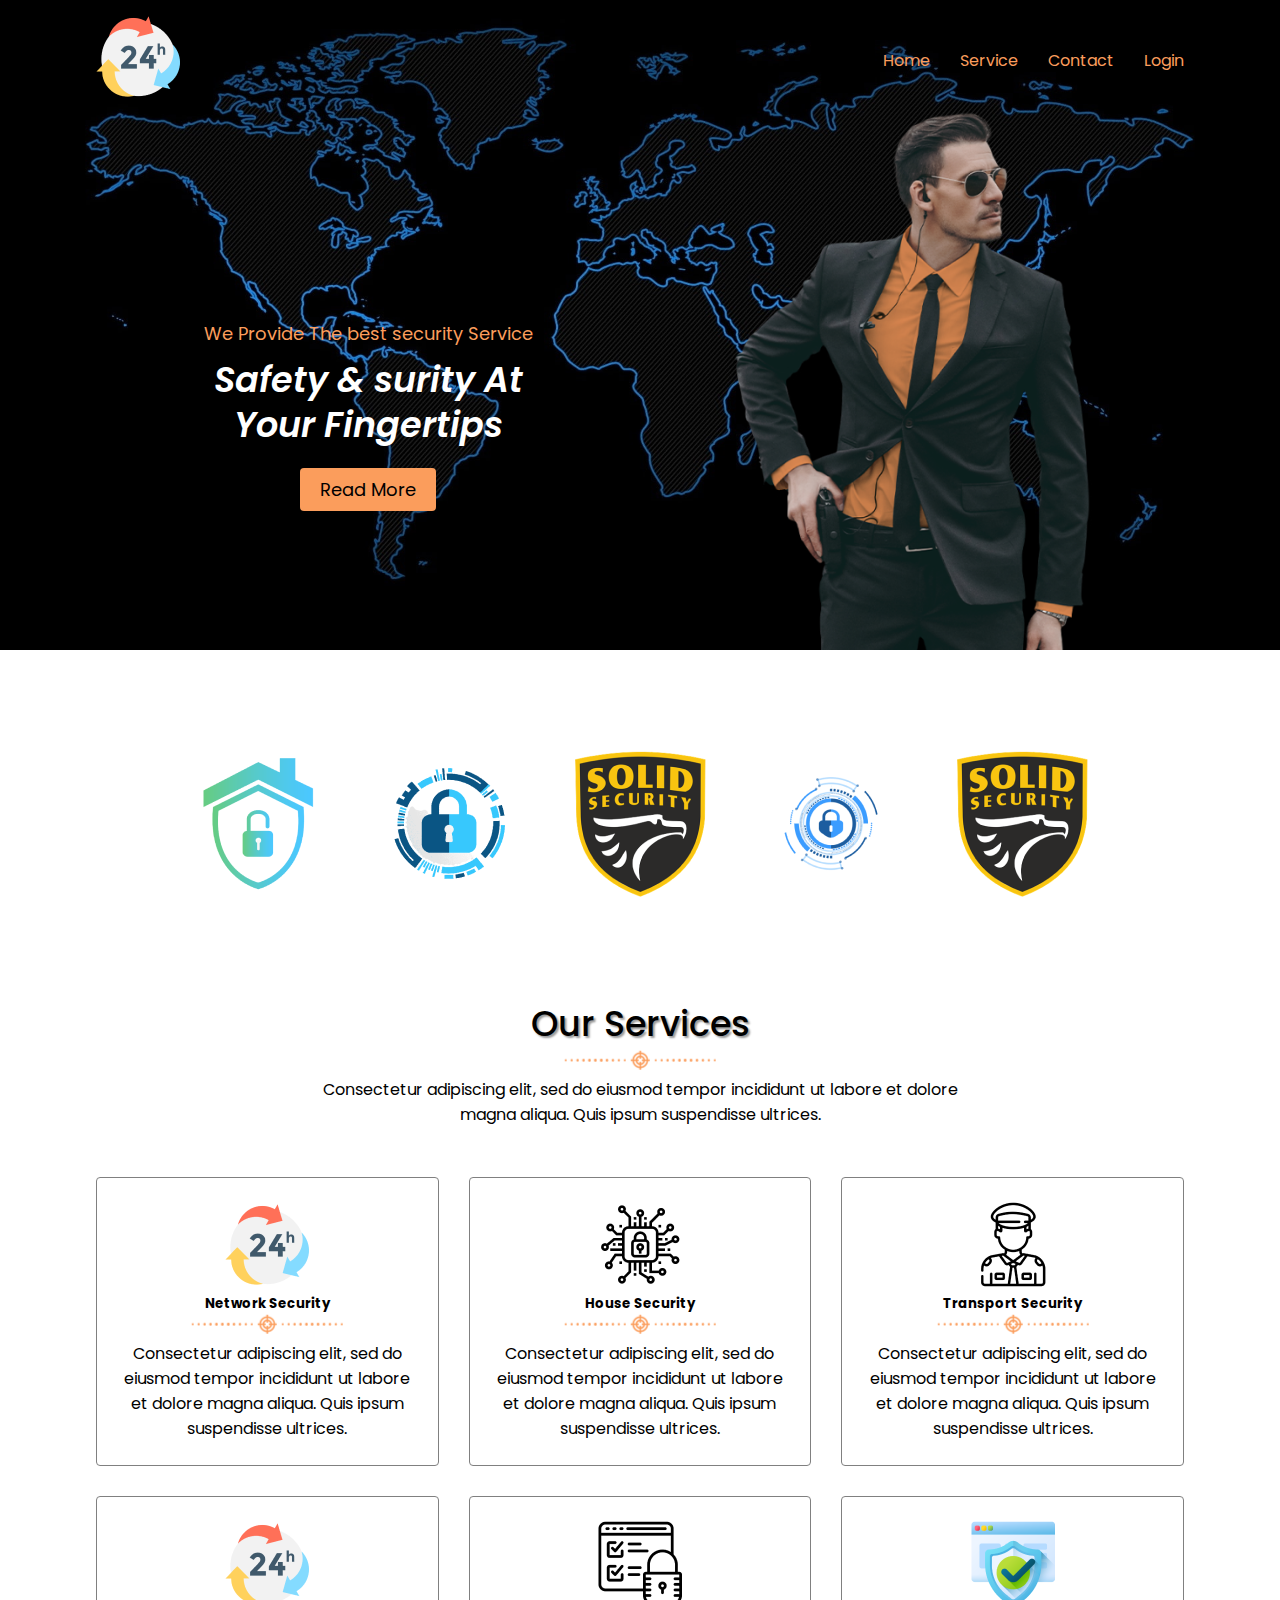
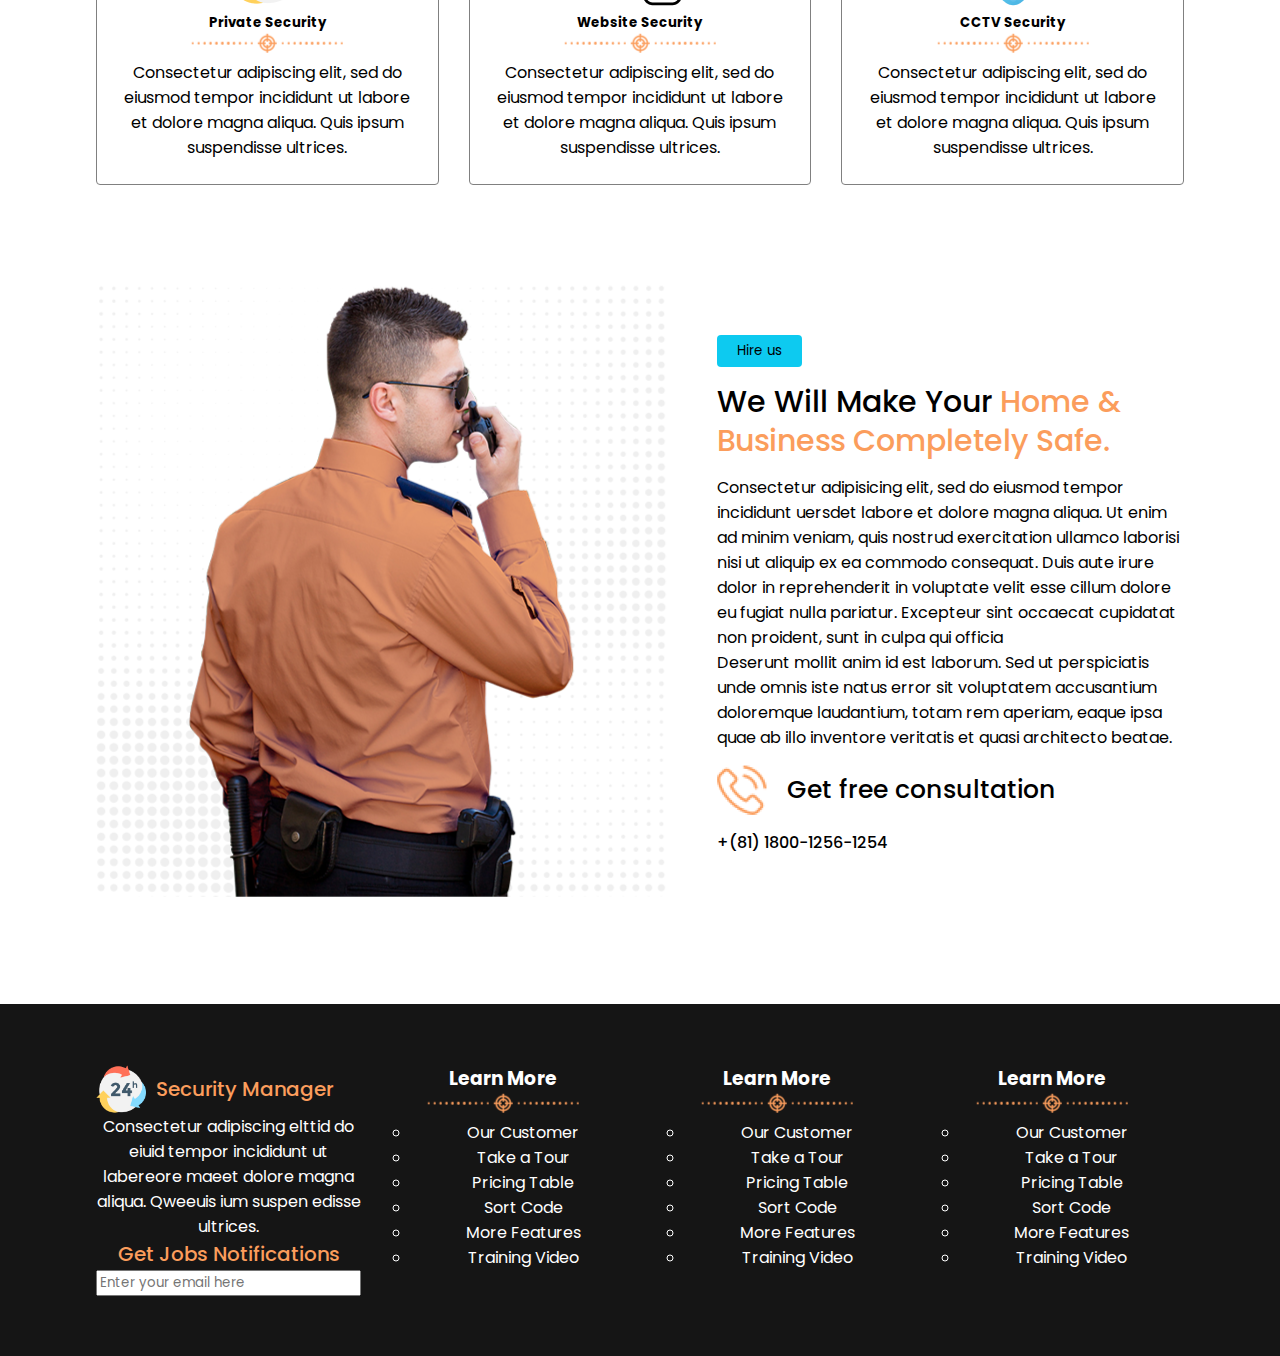
<file: 2.5 Practice Day/index.html>
<!DOCTYPE html>
<html lang="en">

<head>
    <meta charset="UTF-8">
    <meta name="viewport" content="width=device-width, initial-scale=1.0">
    <title>Practice</title>
    <link rel="stylesheet" href="./style.css">
    <link rel="preconnect" href="https://fonts.googleapis.com">
    <link rel="preconnect" href="https://fonts.gstatic.com" crossorigin>
    <link
        href="https://fonts.googleapis.com/css2?family=Poppins:ital,wght@0,100;0,200;0,300;0,400;0,500;0,600;0,700;0,800;0,900;1,100;1,200;1,300;1,400;1,500;1,600;1,700;1,800;1,900&display=swap"
        rel="stylesheet">
</head>

<body>
    <!-- Header Start -->
    <header>
        <nav class="container">
            <div>
                <img src="./images/service-1.png" alt="" class="logo">
            </div>
            <ul class="nav-menu">
                <li>
                    <a href="#">Home</a>
                </li>
                <li>
                    <a href="#">Service</a>
                </li>
                <li>
                    <a href="#">Contact</a>
                </li>
                <li>
                    <a href="#">Login</a>
                </li>
            </ul>
        </nav>
        <section class="hero-section container">
            <div class="hero-left">
                <p>We Provide The best security Service</p>
                <h1>Safety & surity At<br>Your Fingertips</h1>
                <button>
                    Read More
                </button>
            </div>
            <div class="hero-right">
                <img src="./images/Image.png" alt="">
            </div>
        </section>
    </header>
    <!-- Header End -->

    <main>
        <!-- Logo Section Start -->
        <section class="container">
            <div class="logo-section">
                <img src="./images/Image-4.png" alt="Logo">
                <img src="./images/Image-3.png" alt="Logo">
                <img src="./images/Image-1.png" alt="Logo">
                <img src="./images/Image-2.png" alt="Logo">
                <img src="./images/Image-1.png" alt="Logo">
            </div>
        </section>
        <!-- Logo Section End -->


        <!-- Service Section Start -->
        <section class="container">
            <div class="service-section">
                <div class="service-title">
                    <h2>Our Services</h2>
                    <img src="./images/Image-7.png" alt="">
                    <p>Consectetur adipiscing elit, sed do eiusmod tempor incididunt ut labore et dolore<br>magna
                        aliqua.
                        Quis ipsum suspendisse ultrices.</p>
                </div>
                <div class="service-body">
                    <div class="service-item">
                        <img src="./images/service-1.png" alt="service">
                        <h5>Network Security</h5>
                        <img src="./images/Image-7.png" alt="">
                        <p>Consectetur adipiscing elit, sed do eiusmod
                            tempor incididunt ut labore et dolore magna
                            aliqua. Quis ipsum suspendisse ultrices.</p>
                    </div>
                    <div class="service-item">
                        <img src="./images/service-2.png" alt="service">
                        <h5>House Security</h5>
                        <img src="./images/Image-7.png" alt="">
                        <p>Consectetur adipiscing elit, sed do eiusmod
                            tempor incididunt ut labore et dolore magna
                            aliqua. Quis ipsum suspendisse ultrices.</p>
                    </div>
                    <div class="service-item">
                        <img src="./images/service-3.png" alt="service">
                        <h5>Transport Security</h5>
                        <img src="./images/Image-7.png" alt="">
                        <p>Consectetur adipiscing elit, sed do eiusmod
                            tempor incididunt ut labore et dolore magna
                            aliqua. Quis ipsum suspendisse ultrices.</p>
                    </div>
                    <div class="service-item">
                        <img src="./images/service-1.png" alt="service">
                        <h5>Private Security</h5>
                        <img src="./images/Image-7.png" alt="">
                        <p>Consectetur adipiscing elit, sed do eiusmod
                            tempor incididunt ut labore et dolore magna
                            aliqua. Quis ipsum suspendisse ultrices.</p>
                    </div>
                    <div class="service-item">
                        <img src="./images/service-5.png" alt="service">
                        <h5>Website Security</h5>
                        <img src="./images/Image-7.png" alt="">
                        <p>Consectetur adipiscing elit, sed do eiusmod
                            tempor incididunt ut labore et dolore magna
                            aliqua. Quis ipsum suspendisse ultrices.</p>
                    </div>
                    <div class="service-item">
                        <img src="./images/service-6.png" alt="service">
                        <h5>CCTV Security</h5>
                        <img src="./images/Image-7.png" alt="">
                        <p>Consectetur adipiscing elit, sed do eiusmod
                            tempor incididunt ut labore et dolore magna
                            aliqua. Quis ipsum suspendisse ultrices.</p>
                    </div>
                </div>
            </div>
        </section>
        <!-- Service Section End -->


        <!-- Hire Section Start -->
        <section class="container">
            <div class="hire-section">
                <div class="hire-left">
                    <img src="./images/Image-5.png" alt="Hire">
                </div>
                <div class="hire-right">
                    <button>
                        Hire us
                    </button>
                    <h2>We Will Make Your <span>Home & Business Completely Safe.</span></h2>
                    <p>
                        Consectetur adipisicing elit, sed do eiusmod tempor incididunt uersdet labore et dolore
                        magna aliqua. Ut enim ad minim veniam, quis nostrud exercitation ullamco laborisi nisi
                        ut aliquip ex ea commodo consequat. Duis aute irure dolor in reprehenderit in voluptate
                        velit esse cillum dolore eu fugiat nulla pariatur. Excepteur sint occaecat cupidatat non
                        proident, sunt in culpa qui officia
                    </p>
                    <p>
                        Deserunt mollit anim id est laborum. Sed ut perspiciatis unde omnis iste natus error sit
                        voluptatem accusantium doloremque laudantium, totam rem aperiam, eaque ipsa quae
                        ab illo inventore veritatis et quasi architecto beatae.
                    </p>
                    <div class="service-consult">
                        <img src="./images/Image-6.png" alt="">
                        <h5>Get free consultation</h5>
                    </div>
                    <p style="font-weight: 500;">+(81) 1800-1256-1254</p>
                </div>
            </div>
        </section>
        <!-- Hire Section End -->
    </main>

    <!-- Foooter Start -->
    <footer>
        <div class="container footer-container">
            <div class="footer-content">
                <div class="title">
                    <img src="./images/service-1.png" alt="" width="50" height="50">
                    <h5>Security Manager</h5>
                </div>
                <p>
                    Consectetur adipiscing elttid do eiuid tempor incididunt ut labereore maeet dolore magna aliqua.
                    Qweeuis ium suspen edisse ultrices.
                </p>
                <h5>Get Jobs Notifications</h5>
                <input type="email" placeholder="Enter your email here">
            </div>
            <div class="footer-menu">
                <h3>Learn More</h3>
                <img src="./images/Image-7.png" alt="">
                <ul>
                    <li>Our Customer</li>
                    <li>Take a Tour</li>
                    <li>Pricing Table</li>
                    <li>Sort Code</li>
                    <li>More Features</li>
                    <li>Training Video</li>
                </ul>
            </div>
            <div class="footer-menu">
                <h3>Learn More</h3>
                <img src="./images/Image-7.png" alt="">
                <ul>
                    <li>Our Customer</li>
                    <li>Take a Tour</li>
                    <li>Pricing Table</li>
                    <li>Sort Code</li>
                    <li>More Features</li>
                    <li>Training Video</li>
                </ul>
            </div>
            <div class="footer-menu">
                <h3>Learn More</h3>
                <img src="./images/Image-7.png" alt="">
                <ul>
                    <li>Our Customer</li>
                    <li>Take a Tour</li>
                    <li>Pricing Table</li>
                    <li>Sort Code</li>
                    <li>More Features</li>
                    <li>Training Video</li>
                </ul>
            </div>
        </div>
    </footer>
    <!-- Foooter End -->

</body>

</html>
</file>
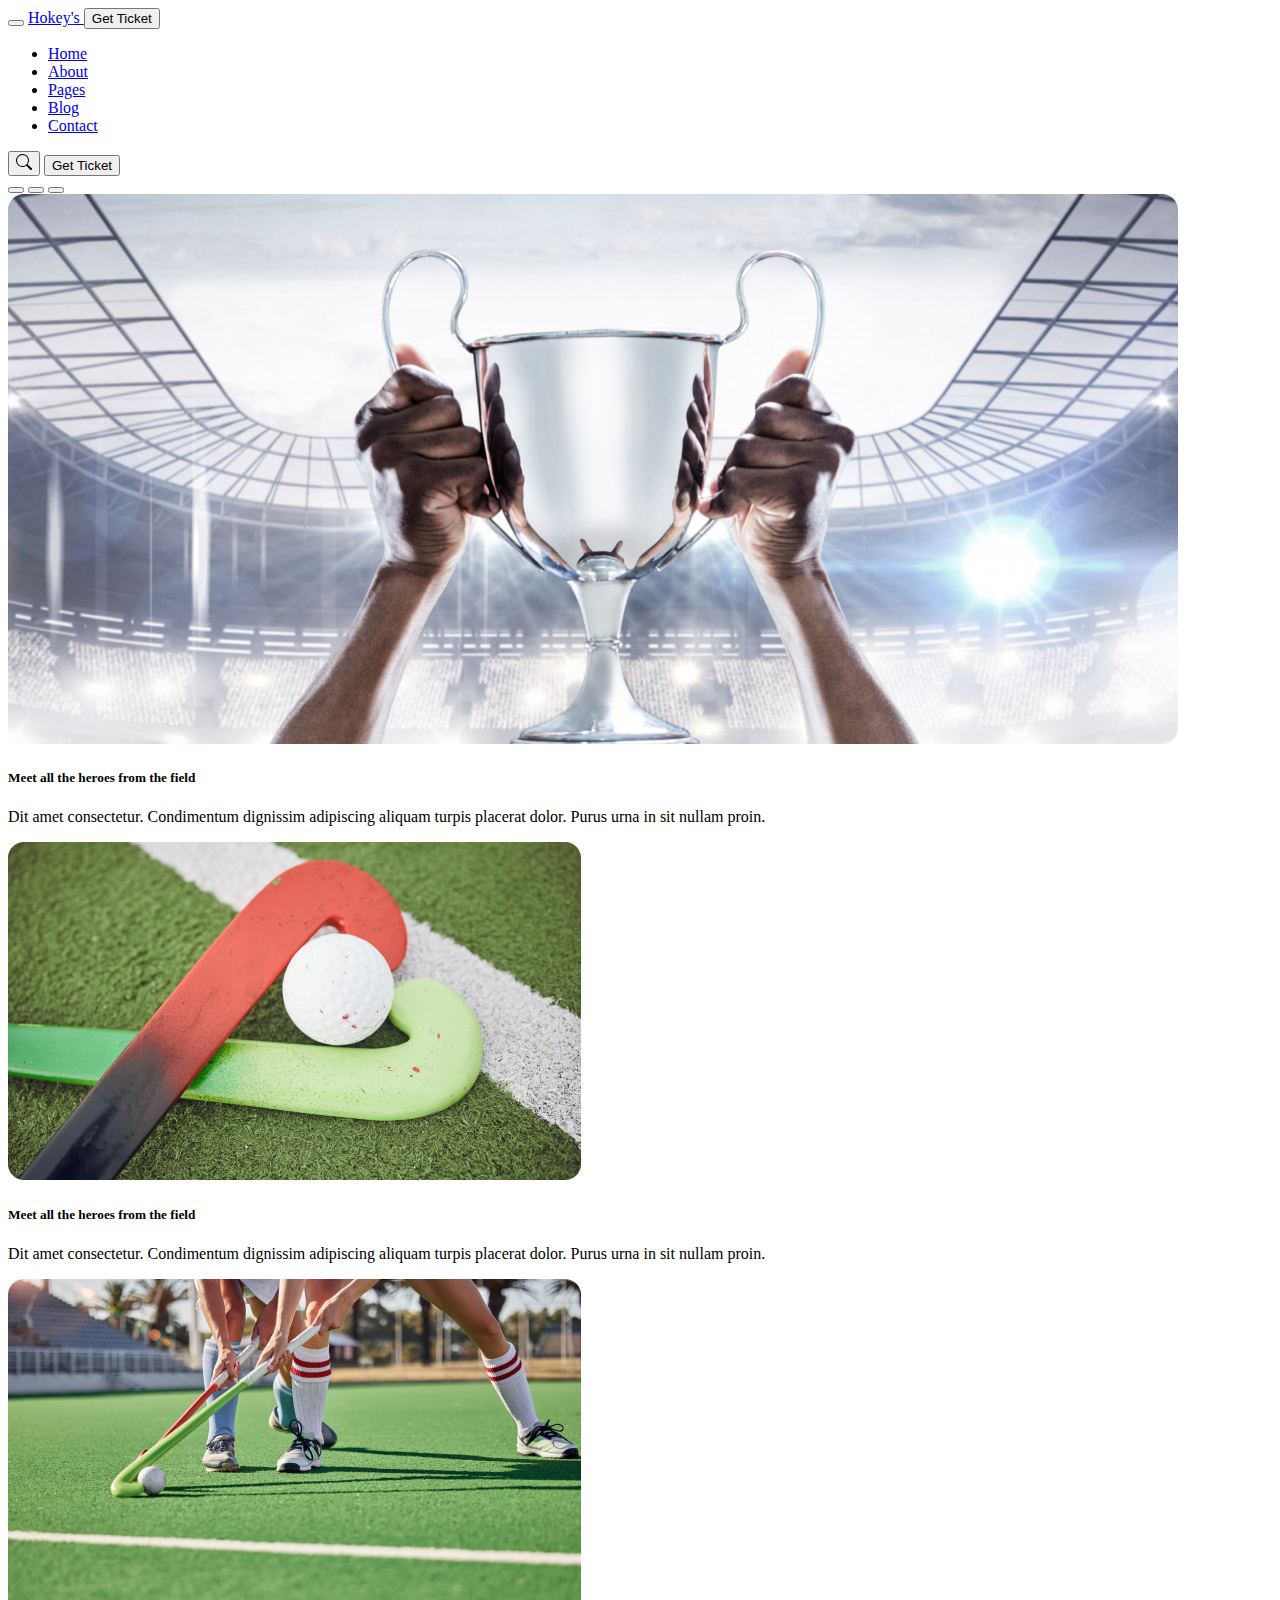
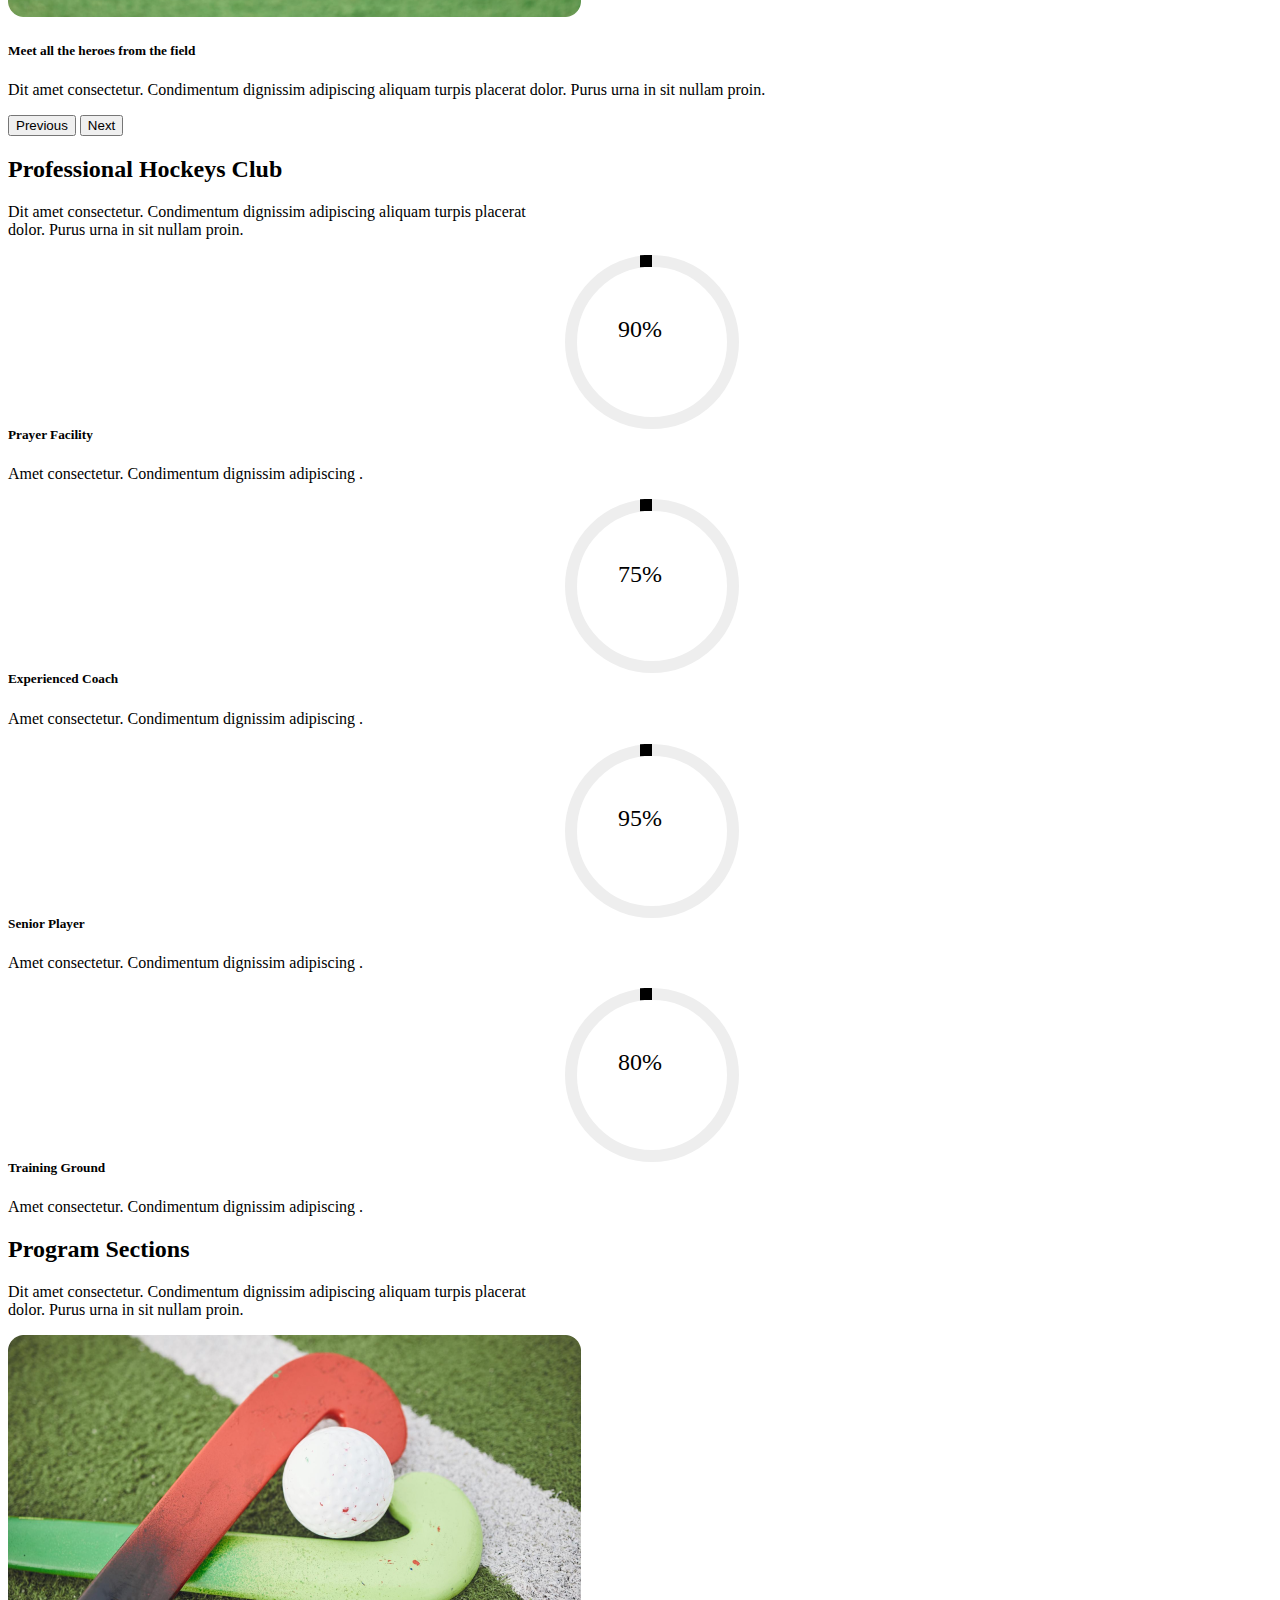
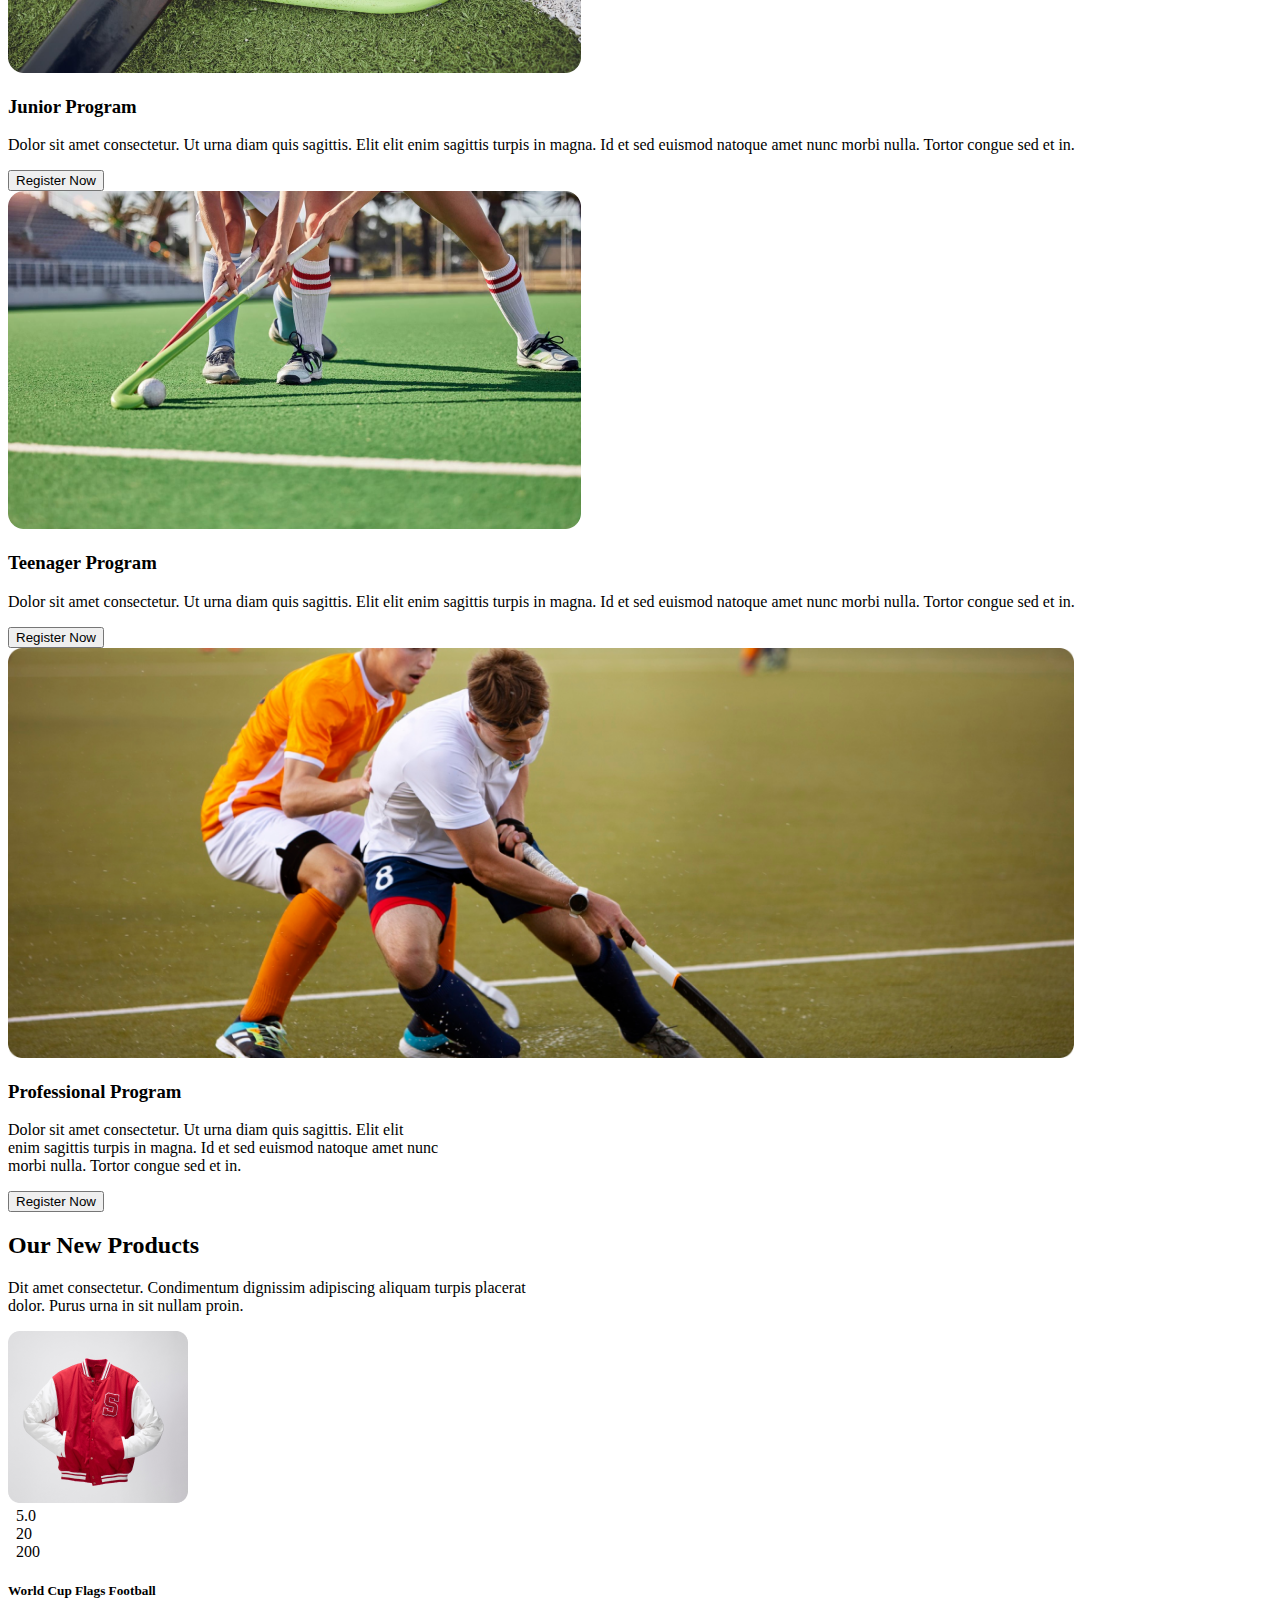
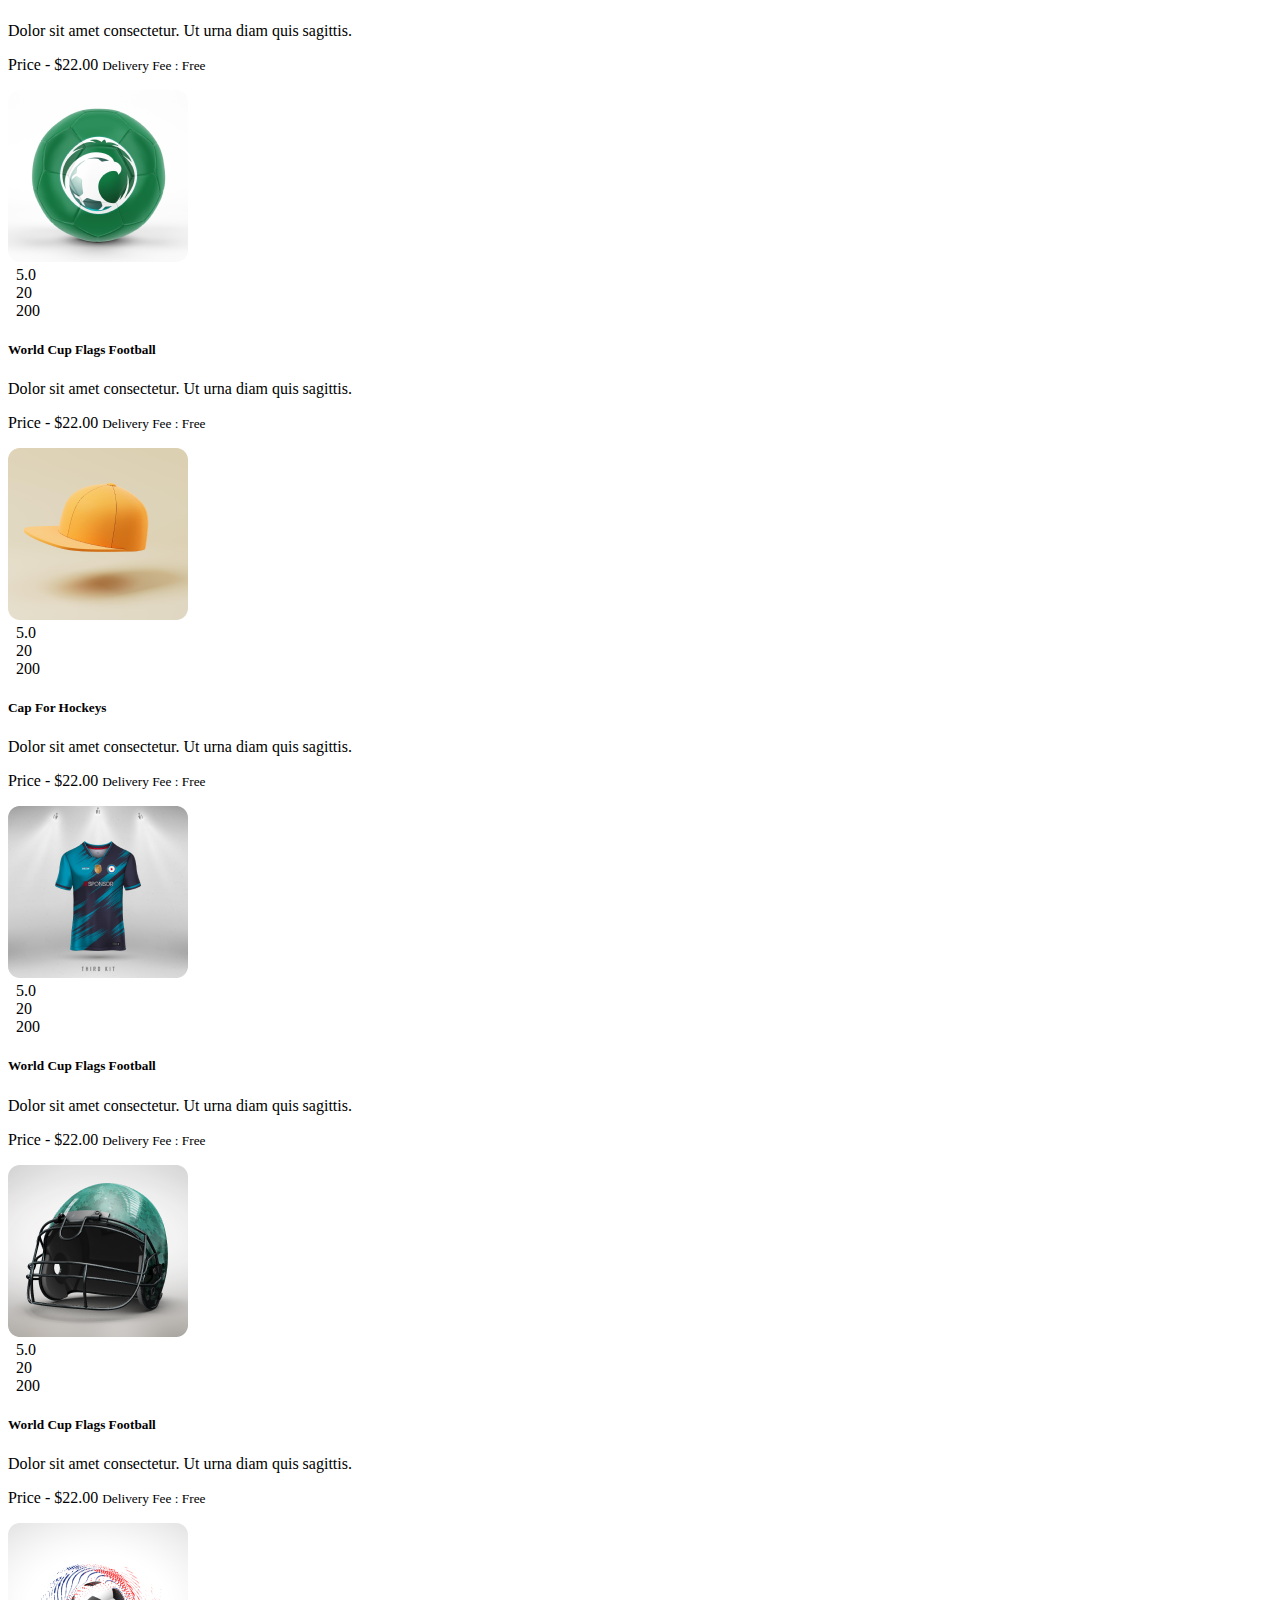
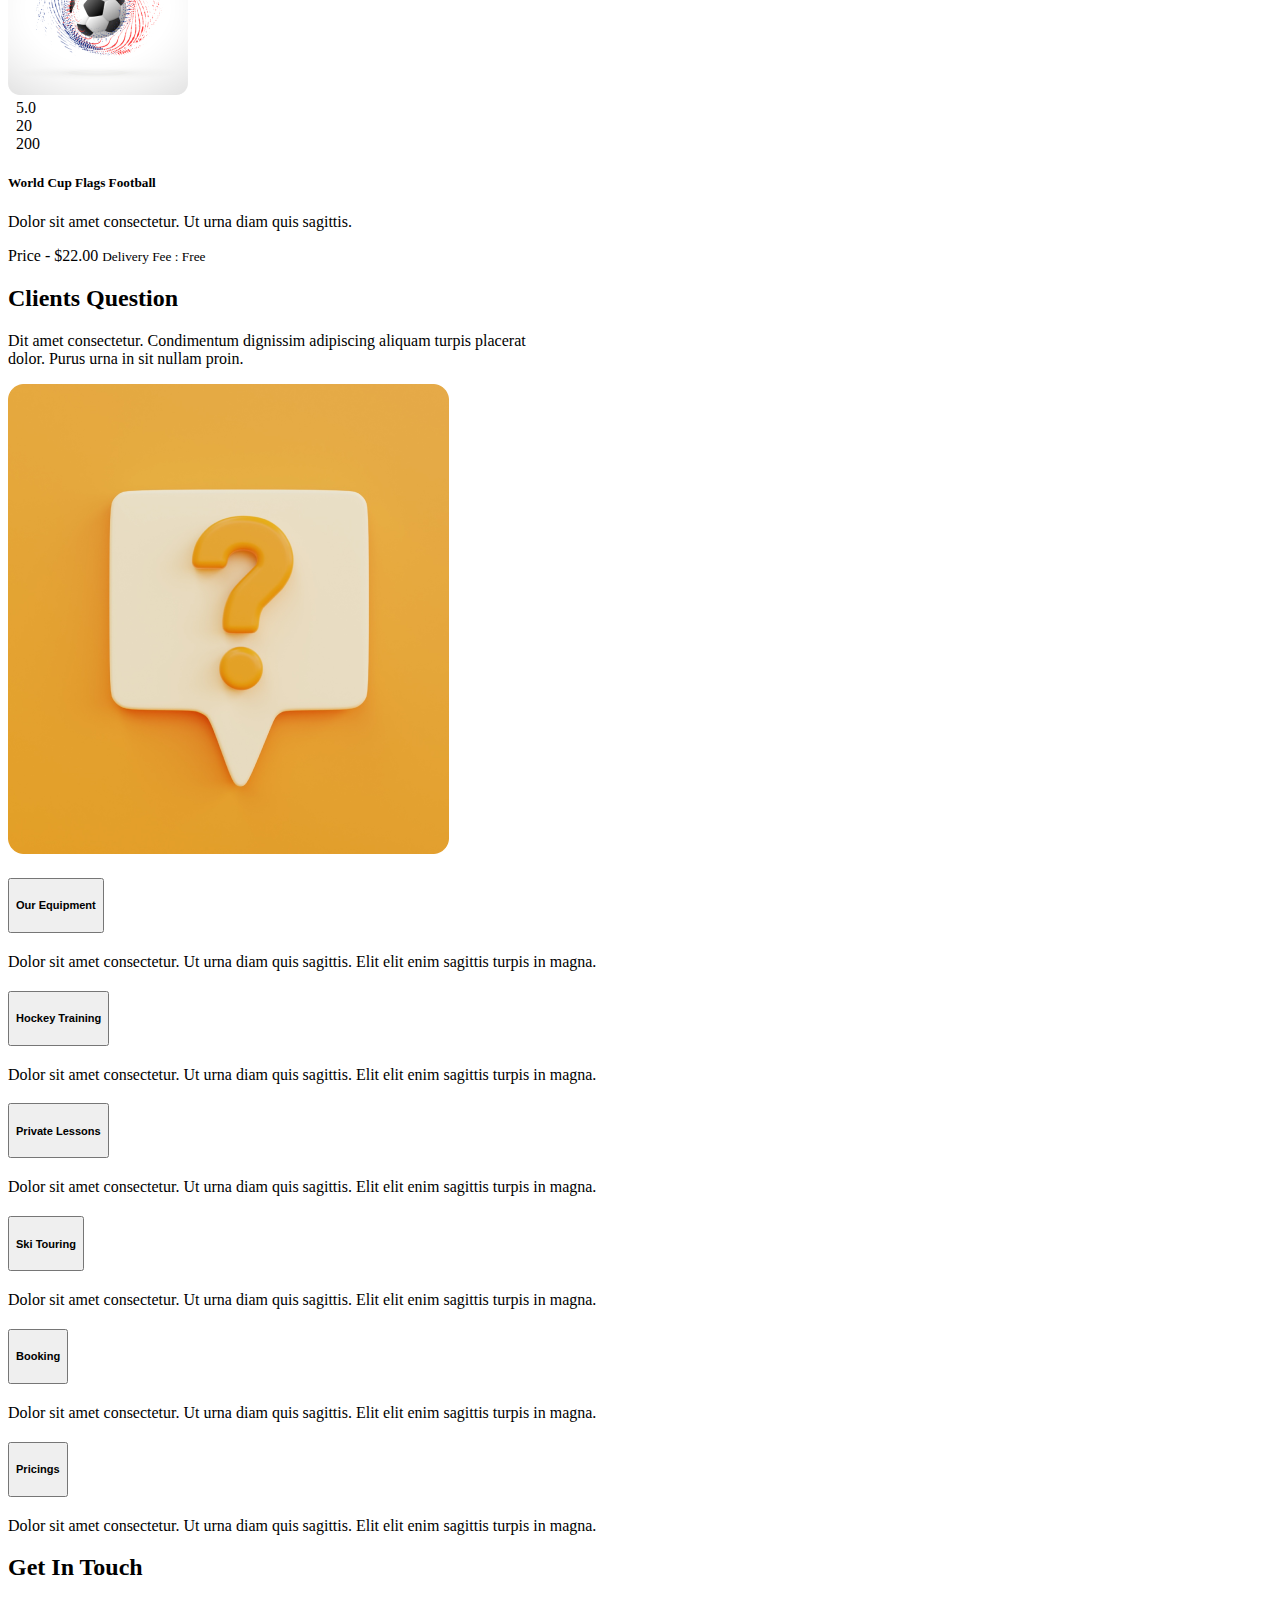
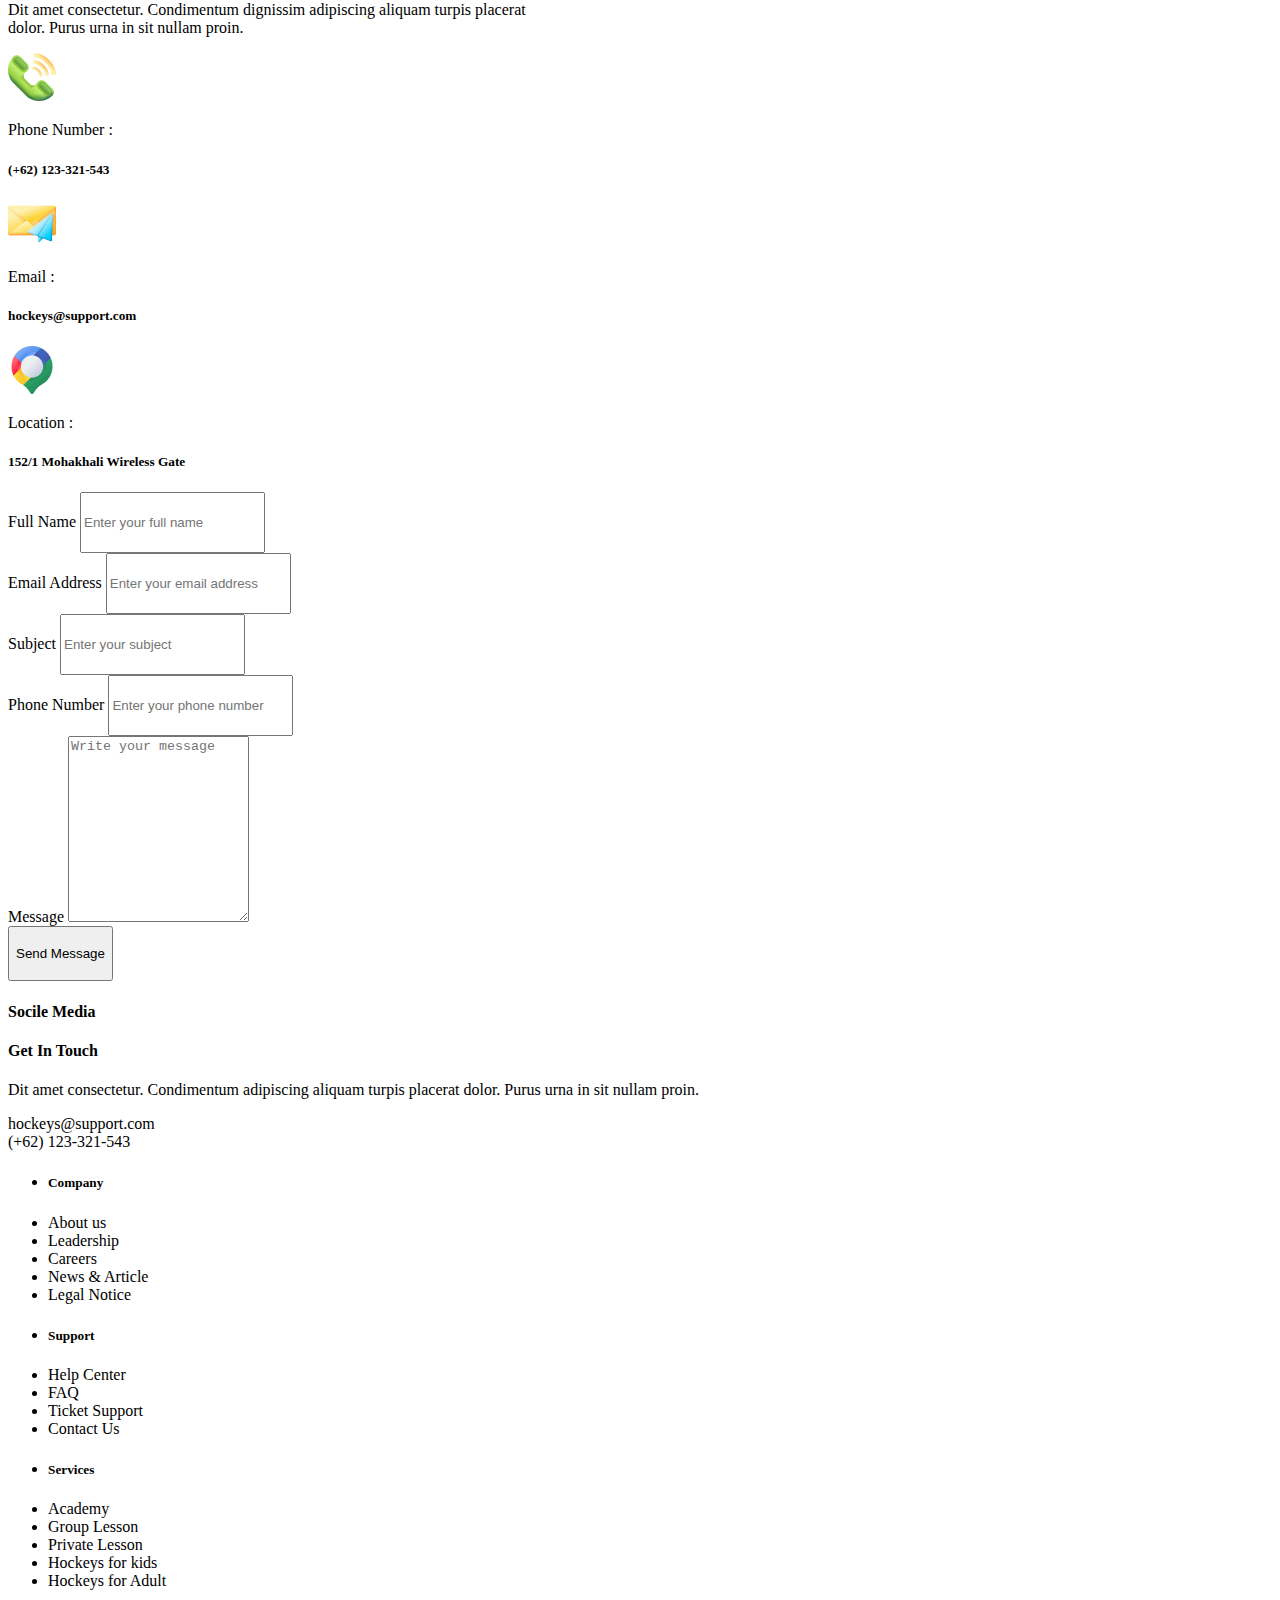
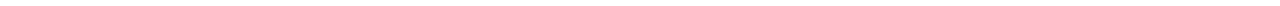
<file: 3.5 Practice Day/index.html>
<!doctype html>
<html lang="en">

<head>
    <title>Practice 2</title>
    <meta charset="utf-8" />
    <meta name="viewport" content="width=device-width, initial-scale=1, shrink-to-fit=no" />

    <link rel="stylesheet" href="https://cdnjs.cloudflare.com/ajax/libs/font-awesome/6.5.2/css/all.min.css"
        integrity="sha512-SnH5WK+bZxgPHs44uWIX+LLJAJ9/2PkPKZ5QiAj6Ta86w+fsb2TkcmfRyVX3pBnMFcV7oQPJkl9QevSCWr3W6A=="
        crossorigin="anonymous" referrerpolicy="no-referrer" />

    <!-- Bootstrap CSS v5.2.1 -->
    <link href="https://cdn.jsdelivr.net/npm/bootstrap@5.3.2/dist/css/bootstrap.min.css" rel="stylesheet"
        integrity="sha384-T3c6CoIi6uLrA9TneNEoa7RxnatzjcDSCmG1MXxSR1GAsXEV/Dwwykc2MPK8M2HN" crossorigin="anonymous" />
    <link rel="stylesheet" href="./style.css">

</head>

<body>
    <!-- Header Start -->
    <header>
        <nav class="navbar navbar-expand-lg mt-3">
            <div class="container">
                <button class="navbar-toggler" type="button" data-bs-toggle="collapse"
                    data-bs-target="#navbarTogglerDemo03" aria-controls="navbarTogglerDemo03" aria-expanded="false"
                    aria-label="Toggle navigation">
                    <span class="navbar-toggler-icon"></span>
                </button>
                <a class="navbar-brand fs-2 fw-bold" href="#">
                    Hokey<span class="text-primary">'</span>s
                </a>
                <button class="btn btn-primary d-lg-none" type="submit">Get Ticket</button>

                <div class="collapse navbar-collapse" id="navbarTogglerDemo03">
                    <ul class="navbar-nav mx-auto mb-2 mb-lg-0 fw-medium ">
                        <li class="nav-item">
                            <a class="nav-link active text-primary" aria-current="page" href="#">Home</a>
                        </li>
                        <li class="nav-item">
                            <a class="nav-link" href="#about">About</a>
                        </li>
                        <li class="nav-item">
                            <a class="nav-link" href="#pages">Pages</a>
                        </li>
                        <li class="nav-item">
                            <a class="nav-link" href="#blog">Blog</a>
                        </li>
                        <li class="nav-item">
                            <a class="nav-link" href="#contact">Contact</a>
                        </li>
                    </ul>
                    <form class="d-flex gap-3 " role="search">
                        <button class="border-0 bg-transparent">
                            <svg xmlns="http://www.w3.org/2000/svg" width="16" height="16" fill="currentColor"
                                class="bi bi-search" viewBox="0 0 16 16">
                                <path
                                    d="M11.742 10.344a6.5 6.5 0 1 0-1.397 1.398h-.001q.044.06.098.115l3.85 3.85a1 1 0 0 0 1.415-1.414l-3.85-3.85a1 1 0 0 0-.115-.1zM12 6.5a5.5 5.5 0 1 1-11 0 5.5 5.5 0 0 1 11 0" />
                            </svg>
                        </button>
                        <button class="btn btn-primary d-lg-block d-none " type="submit">Get Ticket</button>
                    </form>
                </div>
            </div>
        </nav>
    </header>
    <!-- Header End -->

    <main>
        <!-- Hero Section Start -->
        <section class="container mt-4 mb-5">
            <div id="carouselExampleAutoplaying" class="carousel slide" data-bs-ride="carousel">
                <div class="carousel-indicators">
                    <button type="button" data-bs-target="#carouselExampleAutoplaying" data-bs-slide-to="0"
                        class="active" aria-current="true" aria-label="Slide 1"></button>
                    <button type="button" data-bs-target="#carouselExampleAutoplaying" data-bs-slide-to="1"
                        aria-label="Slide 2"></button>
                    <button type="button" data-bs-target="#carouselExampleAutoplaying" data-bs-slide-to="2"
                        aria-label="Slide 3"></button>
                </div>
                <div class="carousel-inner">
                    <div class="carousel-item active">
                        <img src="./Images/1.png" class="d-block w-100 h-auto" alt="...">
                        <div class="carousel-caption d-none d-md-block bg-black rounded">
                            <h5>Meet all the heroes from the field</h5>
                            <p>Dit amet consectetur. Condimentum dignissim adipiscing aliquam turpis placerat dolor.
                                Purus urna in sit nullam proin. </p>
                        </div>
                    </div>
                    <div class="carousel-item">
                        <img src="./Images/2.png" class="d-block w-100 h-auto" alt="...">
                        <div class="carousel-caption d-none d-md-block bg-black rounded">
                            <h5>Meet all the heroes from the field</h5>
                            <p>Dit amet consectetur. Condimentum dignissim adipiscing aliquam turpis placerat dolor.
                                Purus urna in sit nullam proin. </p>
                        </div>
                    </div>
                    <div class="carousel-item">
                        <img src="./Images/3.png" class="d-block w-100 h-auto" alt="...">
                        <div class="carousel-caption d-none d-md-block bg-black rounded">
                            <h5>Meet all the heroes from the field</h5>
                            <p>Dit amet consectetur. Condimentum dignissim adipiscing aliquam turpis placerat dolor.
                                Purus urna in sit nullam proin. </p>
                        </div>
                    </div>
                </div>
                <button class="carousel-control-prev" type="button" data-bs-target="#carouselExampleAutoplaying"
                    data-bs-slide="prev">
                    <span class="carousel-control-prev-icon" aria-hidden="true"></span>
                    <span class="visually-hidden">Previous</span>
                </button>
                <button class="carousel-control-next" type="button" data-bs-target="#carouselExampleAutoplaying"
                    data-bs-slide="next">
                    <span class="carousel-control-next-icon" aria-hidden="true"></span>
                    <span class="visually-hidden">Next</span>
                </button>
            </div>
        </section>
        <!-- Hero Section End -->


        <!-- Progress Section Start -->
        <section class="container py-5">
            <div class="text-center ">
                <h2 class="fs-1 fw-semibold ">Professional Hockeys Club</h2>
                <p class="">
                    Dit amet consectetur. Condimentum dignissim adipiscing aliquam turpis placerat <br
                        class="d-none d-md-block ">dolor. Purus urna in sit nullam proin.
                </p>
            </div>
            <div class="row row-gap-5  mt-5 pt-5">
                <div class="col-lg-3 col-md-6 col-12">
                    <div class="progress danger">
                        <span class="progress-left">
                            <span class="progress-bar border-danger"></span>
                        </span>
                        <span class="progress-right">
                            <span class="progress-bar border-danger"></span>
                        </span>
                        <div class="progress-value text-dark">90%</div>
                    </div>
                    <h5 class="text-center mt-4 ">Prayer Facility</h5>
                    <p class="text-center">Amet consectetur. Condimentum dignissim adipiscing .</p>
                </div>
                <div class="col-lg-3 col-md-6 col-12">
                    <div class="progress info">
                        <span class="progress-left">
                            <span class="progress-bar border-info"></span>
                        </span>
                        <span class="progress-right">
                            <span class="progress-bar border-info"></span>
                        </span>
                        <div class="progress-value text-dark">75%</div>
                    </div>
                    <h5 class="text-center mt-4 ">Experienced Coach</h5>
                    <p class="text-center">Amet consectetur. Condimentum dignissim adipiscing .</p>
                </div>
                <div class="col-lg-3 col-md-6 col-12">
                    <div class="progress blue">
                        <span class="progress-left">
                            <span class="progress-bar border-primary"></span>
                        </span>
                        <span class="progress-right">
                            <span class="progress-bar border-primary"></span>
                        </span>
                        <div class="progress-value text-dark">95%</div>
                    </div>
                    <h5 class="text-center mt-4 ">Senior Player</h5>
                    <p class="text-center">Amet consectetur. Condimentum dignissim adipiscing .</p>
                </div>
                <div class="col-lg-3 col-md-6 col-12">
                    <div class="progress warning">
                        <span class="progress-left">
                            <span class="progress-bar border-warning"></span>
                        </span>
                        <span class="progress-right">
                            <span class="progress-bar border-warning"></span>
                        </span>
                        <div class="progress-value text-dark">80%</div>
                    </div>
                    <h5 class="text-center mt-4 ">Training Ground</h5>
                    <p class="text-center">Amet consectetur. Condimentum dignissim adipiscing .</p>
                </div>
        </section>
        <!-- Progress Section End -->


        <!-- Program Section Start -->
        <section class="container py-5">
            <div class="text-center pt-5">
                <h2 class="fs-1 fw-semibold ">Program Sections</h2>
                <p class="">
                    Dit amet consectetur. Condimentum dignissim adipiscing aliquam turpis placerat <br
                        class="d-none d-md-block ">dolor. Purus urna in sit nullam proin.
                </p>
            </div>
            <div class="row row-gap-4 mt-5">
                <div class="col-lg-6 col-12">
                    <div class="card rounded-5">
                        <img src="./Images/2.png" class="card-img" alt="...">
                        <div class="position-absolute top-0 start-0 end-0 bottom-0 bg-black opacity-25 rounded-4"></div>
                        <div class="card-img-overlay p-lg-5 p-4 text-white" style="top: auto;">
                            <h3 class="card-title">Junior Program</h3>
                            <p class="card-text">
                                Dolor sit amet consectetur. Ut urna diam quis sagittis. Elit elit enim sagittis turpis
                                in magna. Id et sed euismod natoque amet nunc morbi nulla. Tortor congue sed et in.
                            </p>
                            <button class="btn btn-primary">
                                Register Now
                            </button>
                        </div>
                    </div>
                </div>
                <div class="col-lg-6 col-12">
                    <div class="card rounded-5">
                        <img src="./Images/3.png" class="card-img" alt="...">
                        <div class="position-absolute top-0 start-0 end-0 bottom-0 bg-black opacity-25 rounded-4"></div>
                        <div class="card-img-overlay p-lg-5 p-4 text-white" style="top: auto;">
                            <h3 class="card-title">Teenager Program</h3>
                            <p class="card-text">
                                Dolor sit amet consectetur. Ut urna diam quis sagittis. Elit elit enim sagittis turpis
                                in magna. Id et sed euismod natoque amet nunc morbi nulla. Tortor congue sed et in.
                            </p>
                            <button class="btn btn-primary">
                                Register Now
                            </button>
                        </div>
                    </div>
                </div>
            </div>
            <div class="row mt-4">
                <div class="col-12">
                    <div class="card rounded-4 overflow-hidden">
                        <img src="./Images/4.png" class="card-img program-img" alt="...">
                        <div class="position-absolute top-0 start-0 end-0 bottom-0 bg-black opacity-25 rounded-4"></div>
                        <div class="card-img-overlay p-lg-5 p-4 text-white" style="top: auto;">
                            <h3 class="card-title">Professional Program</h3>
                            <p class="card-text">
                                Dolor sit amet consectetur. Ut urna diam quis sagittis. Elit elit <br
                                    class="d-md-block d-none"> enim sagittis turpis
                                in magna. Id et sed euismod natoque amet nunc <br class="d-md-block d-none"> morbi
                                nulla. Tortor congue sed et in.
                            </p>
                            <button class="btn btn-primary">
                                Register Now
                            </button>
                        </div>
                    </div>
                </div>
            </div>
        </section>
        <!-- Program Section End -->


        <!-- Products Section Start -->
        <section class="container py-5">
            <div class="text-center pt-5">
                <h2 class="fs-1 fw-semibold ">Our New Products</h2>
                <p class="">
                    Dit amet consectetur. Condimentum dignissim adipiscing aliquam turpis placerat <br
                        class="d-none d-md-block ">dolor. Purus urna in sit nullam proin.
                </p>
            </div>
            <div class="row g-4 mt-5">
                <div class="col-lg-6 col-md-12 col-sm-10 col-12 mx-auto">
                    <div class="border border-1 rounded-3 p-3 ">
                        <div class="row g-4">
                            <div class="col-md-4 col-12">
                                <img src="./Images/5.png" class="img-fluid w-100 rounded-start" alt="...">
                            </div>
                            <div class="col-md-8 col-12">
                                <div class="card-body">
                                    <div class="d-flex justify-content-start align-items-center gap-4 text-secondary">
                                        <div>
                                            <span><i class="fa-solid fa-star text-warning"></i></span>&nbsp;
                                            <span>5.0</span>
                                        </div>
                                        <div>
                                            <span><i class="fa-regular fa-eye"></i></span>&nbsp;
                                            <span>20</span>
                                        </div>
                                        <div>
                                            <span><i class="fa-regular fa-heart"></i></span>&nbsp;
                                            <span>200</span>
                                        </div>
                                    </div>
                                    <h5 class="card-title py-2">World Cup Flags Football</h5>
                                    <p class="card-text mb-2">
                                        Dolor sit amet consectetur. Ut urna diam quis sagittis.
                                    </p>
                                    <p class="card-text d-flex justify-content-start align-items-center gap-5 ">
                                        <span class="text-primary fs-5 fw-medium">Price - $22.00</span>
                                        <small class="text-body-secondary">
                                            <i class="fa-solid fa-cart-shopping"></i>
                                            Delivery Fee : Free
                                        </small>
                                    </p>
                                </div>
                            </div>
                        </div>
                    </div>
                </div>
                <div class="col-lg-6 col-md-12 col-sm-10 col-12 mx-auto">
                    <div class=" border border-1 rounded-3 p-3 ">
                        <div class="row g-4">
                            <div class="col-md-4 col-12">
                                <img src="./Images/6.png" class="img-fluid w-100 rounded-start" alt="...">
                            </div>
                            <div class="col-md-8">
                                <div class="card-body">
                                    <div class="d-flex justify-content-start align-items-center gap-4 text-secondary">
                                        <div>
                                            <span><i class="fa-solid fa-star text-warning"></i></span>&nbsp;
                                            <span>5.0</span>
                                        </div>
                                        <div>
                                            <span><i class="fa-regular fa-eye"></i></span>&nbsp;
                                            <span>20</span>
                                        </div>
                                        <div>
                                            <span><i class="fa-regular fa-heart"></i></span>&nbsp;
                                            <span>200</span>
                                        </div>
                                    </div>
                                    <h5 class="card-title py-2">World Cup Flags Football</h5>
                                    <p class="card-text mb-2">
                                        Dolor sit amet consectetur. Ut urna diam quis sagittis.
                                    </p>
                                    <p class="card-text d-flex justify-content-start align-items-center gap-5 ">
                                        <span class="text-primary fs-5 fw-medium">Price - $22.00</span>
                                        <small class="text-body-secondary">
                                            <i class="fa-solid fa-cart-shopping"></i>
                                            Delivery Fee : Free
                                        </small>
                                    </p>
                                </div>
                            </div>
                        </div>
                    </div>
                </div>
                <div class="col-lg-6 col-md-12 col-sm-10 col-12 mx-auto">
                    <div class=" border border-1 rounded-3 p-3 ">
                        <div class="row g-4">
                            <div class="col-md-4 col-12">
                                <img src="./Images/7.png" class="img-fluid w-100 rounded-start" alt="...">
                            </div>
                            <div class="col-md-8">
                                <div class="card-body">
                                    <div class="d-flex justify-content-start align-items-center gap-4 text-secondary">
                                        <div>
                                            <span><i class="fa-solid fa-star text-warning"></i></span>&nbsp;
                                            <span>5.0</span>
                                        </div>
                                        <div>
                                            <span><i class="fa-regular fa-eye"></i></span>&nbsp;
                                            <span>20</span>
                                        </div>
                                        <div>
                                            <span><i class="fa-regular fa-heart"></i></span>&nbsp;
                                            <span>200</span>
                                        </div>
                                    </div>
                                    <h5 class="card-title py-2">Cap For Hockeys</h5>
                                    <p class="card-text mb-2">
                                        Dolor sit amet consectetur. Ut urna diam quis sagittis.
                                    </p>
                                    <p class="card-text d-flex justify-content-start align-items-center gap-5 ">
                                        <span class="text-primary fs-5 fw-medium">Price - $22.00</span>
                                        <small class="text-body-secondary">
                                            <i class="fa-solid fa-cart-shopping"></i>
                                            Delivery Fee : Free
                                        </small>
                                    </p>
                                </div>
                            </div>
                        </div>
                    </div>
                </div>
                <div class="col-lg-6 col-md-12 col-sm-10 col-12 mx-auto">
                    <div class=" border border-1 rounded-3 p-3 ">
                        <div class="row g-4">
                            <div class="col-md-4 col-12">
                                <img src="./Images/8.png" class="img-fluid w-100 rounded-start" alt="...">
                            </div>
                            <div class="col-md-8">
                                <div class="card-body">
                                    <div class="d-flex justify-content-start align-items-center gap-4 text-secondary">
                                        <div>
                                            <span><i class="fa-solid fa-star text-warning"></i></span>&nbsp;
                                            <span>5.0</span>
                                        </div>
                                        <div>
                                            <span><i class="fa-regular fa-eye"></i></span>&nbsp;
                                            <span>20</span>
                                        </div>
                                        <div>
                                            <span><i class="fa-regular fa-heart"></i></span>&nbsp;
                                            <span>200</span>
                                        </div>
                                    </div>
                                    <h5 class="card-title py-2">World Cup Flags Football</h5>
                                    <p class="card-text mb-2">
                                        Dolor sit amet consectetur. Ut urna diam quis sagittis.
                                    </p>
                                    <p class="card-text d-flex justify-content-start align-items-center gap-5 ">
                                        <span class="text-primary fs-5 fw-medium">Price - $22.00</span>
                                        <small class="text-body-secondary">
                                            <i class="fa-solid fa-cart-shopping"></i>
                                            Delivery Fee : Free
                                        </small>
                                    </p>
                                </div>
                            </div>
                        </div>
                    </div>
                </div>
                <div class="col-lg-6 col-md-12 col-sm-10 col-12 mx-auto">
                    <div class=" border border-1 rounded-3 p-3 ">
                        <div class="row g-4">
                            <div class="col-md-4 col-12">
                                <img src="./Images/9.png" class="img-fluid w-100 rounded-start" alt="...">
                            </div>
                            <div class="col-md-8">
                                <div class="card-body">
                                    <div class="d-flex justify-content-start align-items-center gap-4 text-secondary">
                                        <div>
                                            <span><i class="fa-solid fa-star text-warning"></i></span>&nbsp;
                                            <span>5.0</span>
                                        </div>
                                        <div>
                                            <span><i class="fa-regular fa-eye"></i></span>&nbsp;
                                            <span>20</span>
                                        </div>
                                        <div>
                                            <span><i class="fa-regular fa-heart"></i></span>&nbsp;
                                            <span>200</span>
                                        </div>
                                    </div>
                                    <h5 class="card-title py-2">World Cup Flags Football</h5>
                                    <p class="card-text mb-2">
                                        Dolor sit amet consectetur. Ut urna diam quis sagittis.
                                    </p>
                                    <p class="card-text d-flex justify-content-start align-items-center gap-5 ">
                                        <span class="text-primary fs-5 fw-medium">Price - $22.00</span>
                                        <small class="text-body-secondary">
                                            <i class="fa-solid fa-cart-shopping"></i>
                                            Delivery Fee : Free
                                        </small>
                                    </p>
                                </div>
                            </div>
                        </div>
                    </div>
                </div>
                <div class="col-lg-6 col-md-12 col-sm-10 col-12 mx-auto">
                    <div class=" border border-1 rounded-3 p-3 ">
                        <div class="row g-4">
                            <div class="col-md-4 col-12">
                                <img src="./Images/10.png" class="img-fluid w-100 rounded-start" alt="...">
                            </div>
                            <div class="col-md-8">
                                <div class="card-body">
                                    <div class="d-flex justify-content-start align-items-center gap-4 text-secondary">
                                        <div>
                                            <span><i class="fa-solid fa-star text-warning"></i></span>&nbsp;
                                            <span>5.0</span>
                                        </div>
                                        <div>
                                            <span><i class="fa-regular fa-eye"></i></span>&nbsp;
                                            <span>20</span>
                                        </div>
                                        <div>
                                            <span><i class="fa-regular fa-heart"></i></span>&nbsp;
                                            <span>200</span>
                                        </div>
                                    </div>
                                    <h5 class="card-title py-2">World Cup Flags Football</h5>
                                    <p class="card-text mb-2">
                                        Dolor sit amet consectetur. Ut urna diam quis sagittis.
                                    </p>
                                    <p class="card-text d-flex justify-content-start align-items-center gap-5 ">
                                        <span class="text-primary fs-5 fw-medium">Price - $22.00</span>
                                        <small class="text-body-secondary">
                                            <i class="fa-solid fa-cart-shopping"></i>
                                            Delivery Fee : Free
                                        </small>
                                    </p>
                                </div>
                            </div>
                        </div>
                    </div>
                </div>
            </div>
        </section>
        <!-- Products Section End -->


        <!-- Clients Question Section Start -->
        <section class="container py-5">
            <div class="text-center pt-5">
                <h2 class="fs-1 fw-semibold ">Clients Question</h2>
                <p class="">
                    Dit amet consectetur. Condimentum dignissim adipiscing aliquam turpis placerat <br
                        class="d-none d-md-block ">dolor. Purus urna in sit nullam proin.
                </p>
            </div>
            <div class="w-100 mx-auto row row-gap-4 align-items-center border rounded-4 p-4 mt-5">
                <div class="col-lg-5 col-12 text-center">
                    <div>
                        <img src="./Images/11.png" alt="" class="w-100 h-auto">
                    </div>
                </div>
                <div class="col-lg-7 col-12">
                    <div class="accordion accordion-flush w-100" id="accordionFlushExample">
                        <div class="accordion-item">
                            <h2 class="accordion-header">
                                <button class="accordion-button collapsed" type="button" data-bs-toggle="collapse"
                                    data-bs-target="#flush-collapseOne" aria-expanded="false"
                                    aria-controls="flush-collapseOne">
                                    <h5>Our Equipment</h5>
                                </button>
                            </h2>
                            <div id="flush-collapseOne" class="accordion-collapse collapse"
                                data-bs-parent="#accordionFlushExample">
                                <div class="accordion-body">
                                    Dolor sit amet consectetur. Ut urna diam quis sagittis. Elit elit enim sagittis
                                    turpis in magna.
                                </div>
                            </div>
                        </div>
                        <div class="accordion-item">
                            <h2 class="accordion-header">
                                <button class="accordion-button collapsed" type="button" data-bs-toggle="collapse"
                                    data-bs-target="#flush-collapseTwo" aria-expanded="false"
                                    aria-controls="flush-collapseTwo">
                                    <h5>Hockey Training</h5>
                                </button>
                            </h2>
                            <div id="flush-collapseTwo" class="accordion-collapse collapse"
                                data-bs-parent="#accordionFlushExample">
                                <div class="accordion-body">
                                    Dolor sit amet consectetur. Ut urna diam quis sagittis. Elit elit enim sagittis
                                    turpis in magna.
                                </div>
                            </div>
                        </div>
                        <div class="accordion-item">
                            <h2 class="accordion-header">
                                <button class="accordion-button collapsed" type="button" data-bs-toggle="collapse"
                                    data-bs-target="#flush-collapseThree" aria-expanded="false"
                                    aria-controls="flush-collapseThree">
                                    <h5>Private Lessons</h5>
                                </button>
                            </h2>
                            <div id="flush-collapseThree" class="accordion-collapse collapse"
                                data-bs-parent="#accordionFlushExample">
                                <div class="accordion-body">
                                    Dolor sit amet consectetur. Ut urna diam quis sagittis. Elit elit enim sagittis
                                    turpis in magna.
                                </div>
                            </div>
                        </div>
                        <div class="accordion-item">
                            <h2 class="accordion-header">
                                <button class="accordion-button collapsed" type="button" data-bs-toggle="collapse"
                                    data-bs-target="#flush-collapseFour" aria-expanded="false"
                                    aria-controls="flush-collapseFour">
                                    <h5>Ski Touring</h5>
                                </button>
                            </h2>
                            <div id="flush-collapseFour" class="accordion-collapse collapse"
                                data-bs-parent="#accordionFlushExample">
                                <div class="accordion-body">
                                    Dolor sit amet consectetur. Ut urna diam quis sagittis. Elit elit enim sagittis
                                    turpis in magna.
                                </div>
                            </div>
                        </div>
                        <div class="accordion-item">
                            <h2 class="accordion-header">
                                <button class="accordion-button collapsed" type="button" data-bs-toggle="collapse"
                                    data-bs-target="#flush-collapseFive" aria-expanded="false"
                                    aria-controls="flush-collapseFive">
                                    <h5>Booking</h5>
                                </button>
                            </h2>
                            <div id="flush-collapseFive" class="accordion-collapse collapse"
                                data-bs-parent="#accordionFlushExample">
                                <div class="accordion-body">
                                    Dolor sit amet consectetur. Ut urna diam quis sagittis. Elit elit enim sagittis
                                    turpis in magna.
                                </div>
                            </div>
                        </div>
                        <div class="accordion-item">
                            <h2 class="accordion-header">
                                <button class="accordion-button collapsed" type="button" data-bs-toggle="collapse"
                                    data-bs-target="#flush-collapseSix" aria-expanded="false"
                                    aria-controls="flush-collapseSix">
                                    <h5>Pricings</h5>
                                </button>
                            </h2>
                            <div id="flush-collapseSix" class="accordion-collapse collapse"
                                data-bs-parent="#accordionFlushExample">
                                <div class="accordion-body">
                                    Dolor sit amet consectetur. Ut urna diam quis sagittis. Elit elit enim sagittis
                                    turpis in magna.
                                </div>
                            </div>
                        </div>
                    </div>
                </div>
            </div>
        </section>
        <!-- Clients Question Section End -->


        <!-- Contact Section Start -->
        <section class="container py-5">
            <div class="text-center pt-5">
                <h2 class="fs-1 fw-semibold ">Get In Touch</h2>
                <p class="">
                    Dit amet consectetur. Condimentum dignissim adipiscing aliquam turpis placerat <br
                        class="d-none d-md-block ">dolor. Purus urna in sit nullam proin.
                </p>
            </div>
            <div class="row g-5 mt-5">
                <div class="col-lg-5 col-12">
                    <div class="w-100 border p-5 rounded-4 ">
                        <div class="bg-success bg-opacity-10 p-4 rounded-4 ">
                            <img src="./Images/Group 1171275317.png" alt="">
                            <p class="text-secondary mt-3 mb-1">Phone Number :</p>
                            <h5 class="m-0">(+62) 123-321-543</h5>
                        </div>
                        <div class="bg-warning bg-opacity-10 p-4 rounded-4 mt-4">
                            <img src="./Images/Group 1171275318.png" alt="">
                            <p class="text-secondary mt-3 mb-1">Email :</p>
                            <h5 class="m-0">hockeys@support.com</h5>
                        </div>
                        <div class="bg-primary bg-opacity-10 p-4 rounded-4 mt-4">
                            <img src="./Images/Group 1171275321.png" alt="">
                            <p class="text-secondary mt-3 mb-1">Location :</p>
                            <h5 class="m-0">152/1 Mohakhali Wireless Gate</h5>
                        </div>
                    </div>
                </div>
                <div class="col-lg-7 col-12">
                    <form action="#" class="">
                        <div class="mb-3 row">
                            <div class="col-lg-6 col-12">
                                <label for="exampleFormControlInput1" class="form-label fw-medium">Full Name</label>
                                <input type="text" class="form-control px-3 bg-body-tertiary " style="height: 55px;"
                                    id="exampleFormControlInput1" placeholder="Enter your full name">
                            </div>
                            <div class="col-lg-6 col-12">
                                <label for="exampleFormControlInput1" class="form-label fw-medium">Email Address</label>
                                <input type="email" class="form-control px-3 bg-body-tertiary " style="height: 55px;"
                                    id="exampleFormControlInput1" placeholder="Enter your email address">
                            </div>
                        </div>
                        <div class="mb-3 row">
                            <div class="col-lg-6 col-12">
                                <label for="exampleFormControlInput1" class="form-label fw-medium">Subject</label>
                                <input type="text" class="form-control px-3 bg-body-tertiary " style="height: 55px;"
                                    id="exampleFormControlInput1" placeholder="Enter your subject">
                            </div>
                            <div class="col-lg-6 col-12">
                                <label for="exampleFormControlInput1" class="form-label fw-medium">Phone Number</label>
                                <input type="text" class="form-control px-3 bg-body-tertiary " style="height: 55px;"
                                    id="exampleFormControlInput1" placeholder="Enter your phone number">
                            </div>
                        </div>
                        <div class="mb-3">
                            <label for="exampleFormControlTextarea1" class="form-label fw-medium">Message</label>
                            <textarea class="form-control bg-body-tertiary " id="exampleFormControlTextarea1" rows="12"
                                placeholder="Write your message"></textarea>
                        </div>
                        <button type="submit" class="btn btn-primary w-100 mt-3 fw-medium" style="height: 55px;">Send
                            Message</button>
                    </form>
                </div>
            </div>
        </section>
        <!-- Contact Section End -->

        <section class="container bg-body-tertiary rounded-3 py-5">
            <h4 class="text-center mb-3">Socile Media</h4>
            <div class="d-flex justify-content-center align-items-center column-gap-4 fs-5">
                <i class="fa-brands fa-twitter"></i>
                <i class="fa-brands fa-facebook"></i>
                <i class="fa-brands fa-instagram"></i>
                <i class="fa-brands fa-github"></i>
            </div>
        </section>


    </main>


    <footer class="mt-5 py-5 bg-dark text-white">
        <div class="container py-3">
            <div class="row g-5 ">
                <div class="col-lg-5">
                    <h4>Get In Touch</h4>
                    <p class="opacity-75">
                        Dit amet consectetur. Condimentum adipiscing aliquam turpis placerat dolor. Purus urna in sit
                        nullam proin.
                    </p>
                    <div>
                        <i class="fa-regular fa-envelope text-primary m-2 "></i>
                        <span>hockeys@support.com</span>
                    </div>
                    <div>
                        <i class="fa-solid fa-phone text-primary m-2 "></i>
                        <span>(+62) 123-321-543</span>
                    </div>
                </div>
                <div class="col-lg-7">
                    <div class="d-flex justify-content-sm-between justify-content-center gap-5 flex-wrap">
                        <ul class="list-unstyled">
                            <li>
                                <h5 class="mb-4">Company</h5>
                            </li>
                            <li class="mb-3 opacity-75 ">About us</li>
                            <li class="mb-3 opacity-75 ">Leadership</li>
                            <li class="mb-3 opacity-75 ">Careers</li>
                            <li class="mb-3 opacity-75 ">News & Article</li>
                            <li class="opacity-75 ">Legal Notice</li>
                        </ul>
                        <ul class="list-unstyled">
                            <li>
                                <h5 class="mb-4">Support</h5>
                            </li>
                            <li class="mb-3 opacity-75 ">Help Center</li>
                            <li class="mb-3 opacity-75 ">FAQ</li>
                            <li class="mb-3 opacity-75 ">Ticket Support</li>
                            <li class="opacity-75 ">Contact Us</li>
                        </ul>
                        <ul class="list-unstyled">
                            <li>
                                <h5 class="mb-4">Services</h5>
                            </li>
                            <li class="mb-3 opacity-75 ">Academy</li>
                            <li class="mb-3 opacity-75 ">Group Lesson</li>
                            <li class="mb-3 opacity-75 ">Private Lesson</li>
                            <li class="mb-3 opacity-75 ">Hockeys for kids</li>
                            <li class="opacity-75 ">Hockeys for Adult</li>
                        </ul>
                    </div>
                </div>
            </div>
        </div>
    </footer>


    <!-- Bootstrap JavaScript Libraries -->
    <script src="https://cdn.jsdelivr.net/npm/@popperjs/core@2.11.8/dist/umd/popper.min.js"
        integrity="sha384-I7E8VVD/ismYTF4hNIPjVp/Zjvgyol6VFvRkX/vR+Vc4jQkC+hVqc2pM8ODewa9r"
        crossorigin="anonymous"></script>

    <script src="https://cdn.jsdelivr.net/npm/bootstrap@5.3.2/dist/js/bootstrap.min.js"
        integrity="sha384-BBtl+eGJRgqQAUMxJ7pMwbEyER4l1g+O15P+16Ep7Q9Q+zqX6gSbd85u4mG4QzX+"
        crossorigin="anonymous"></script>
</body>

</html>
</file>
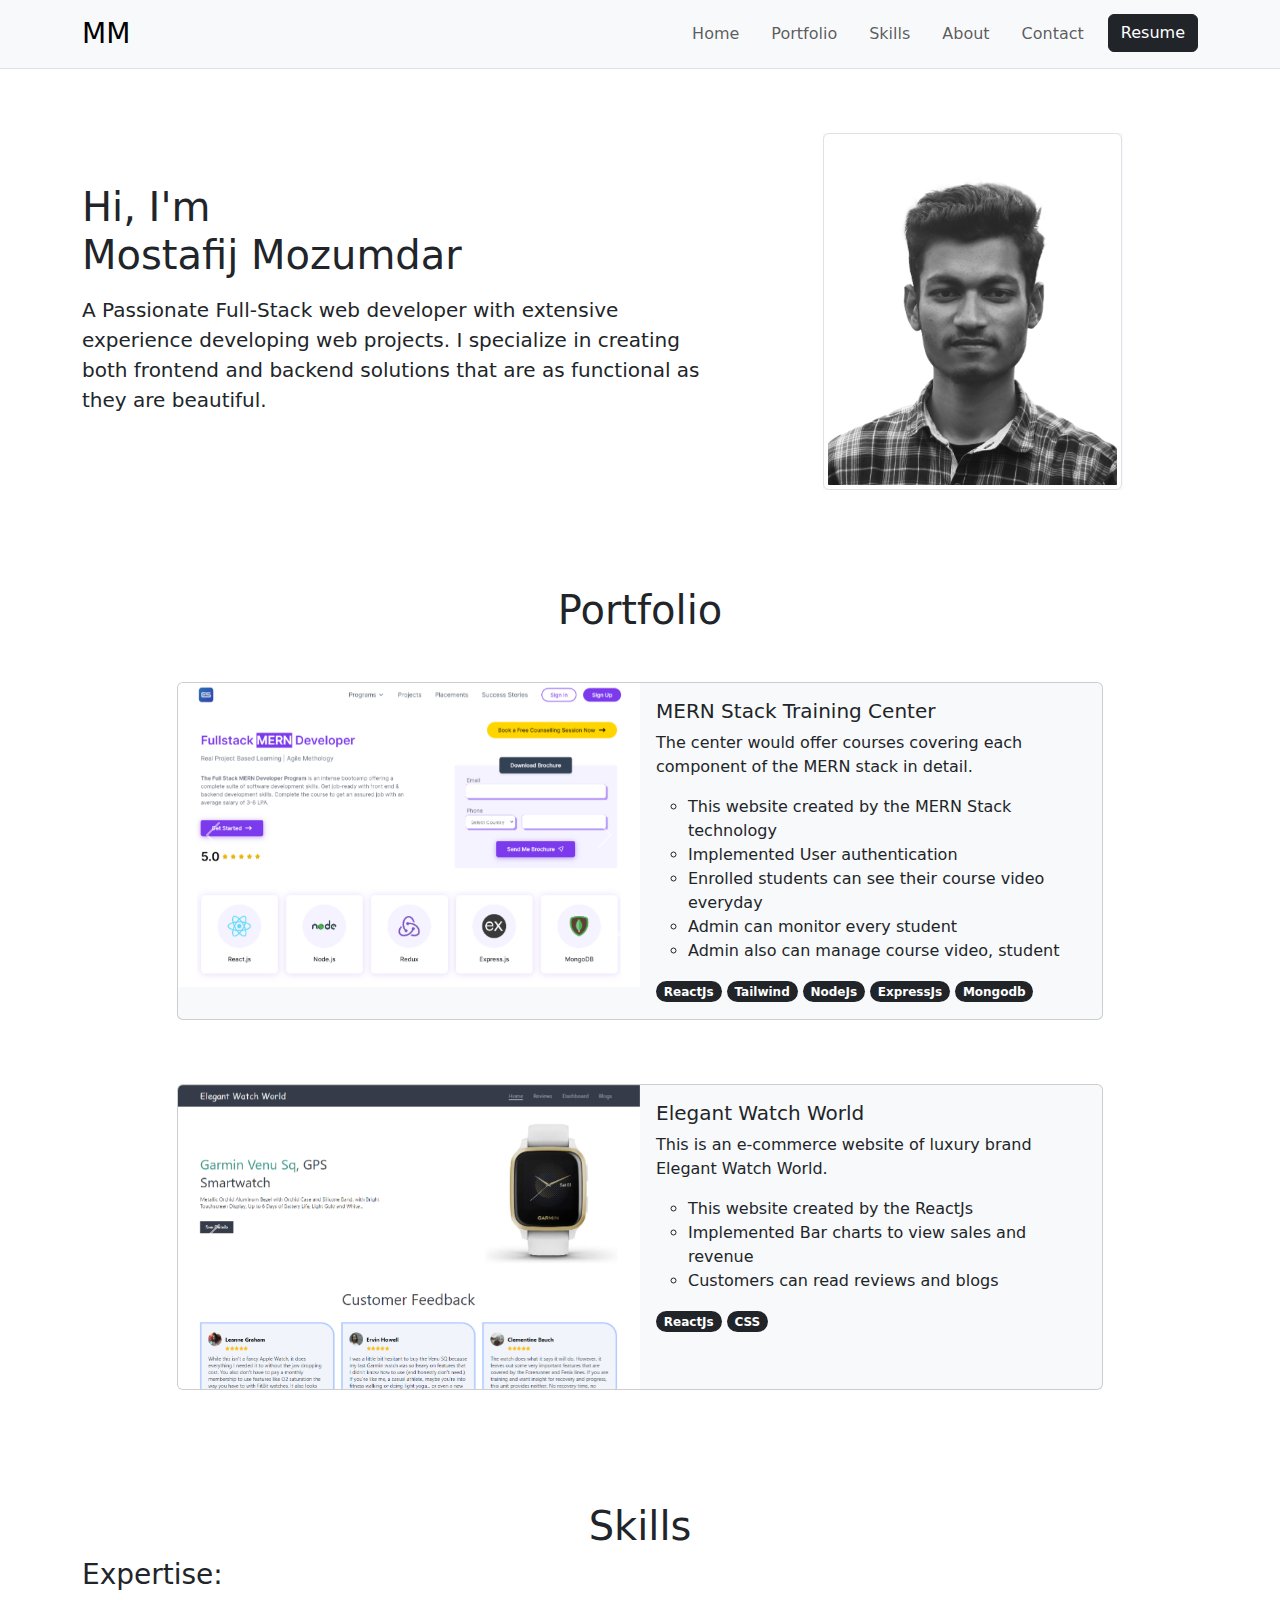
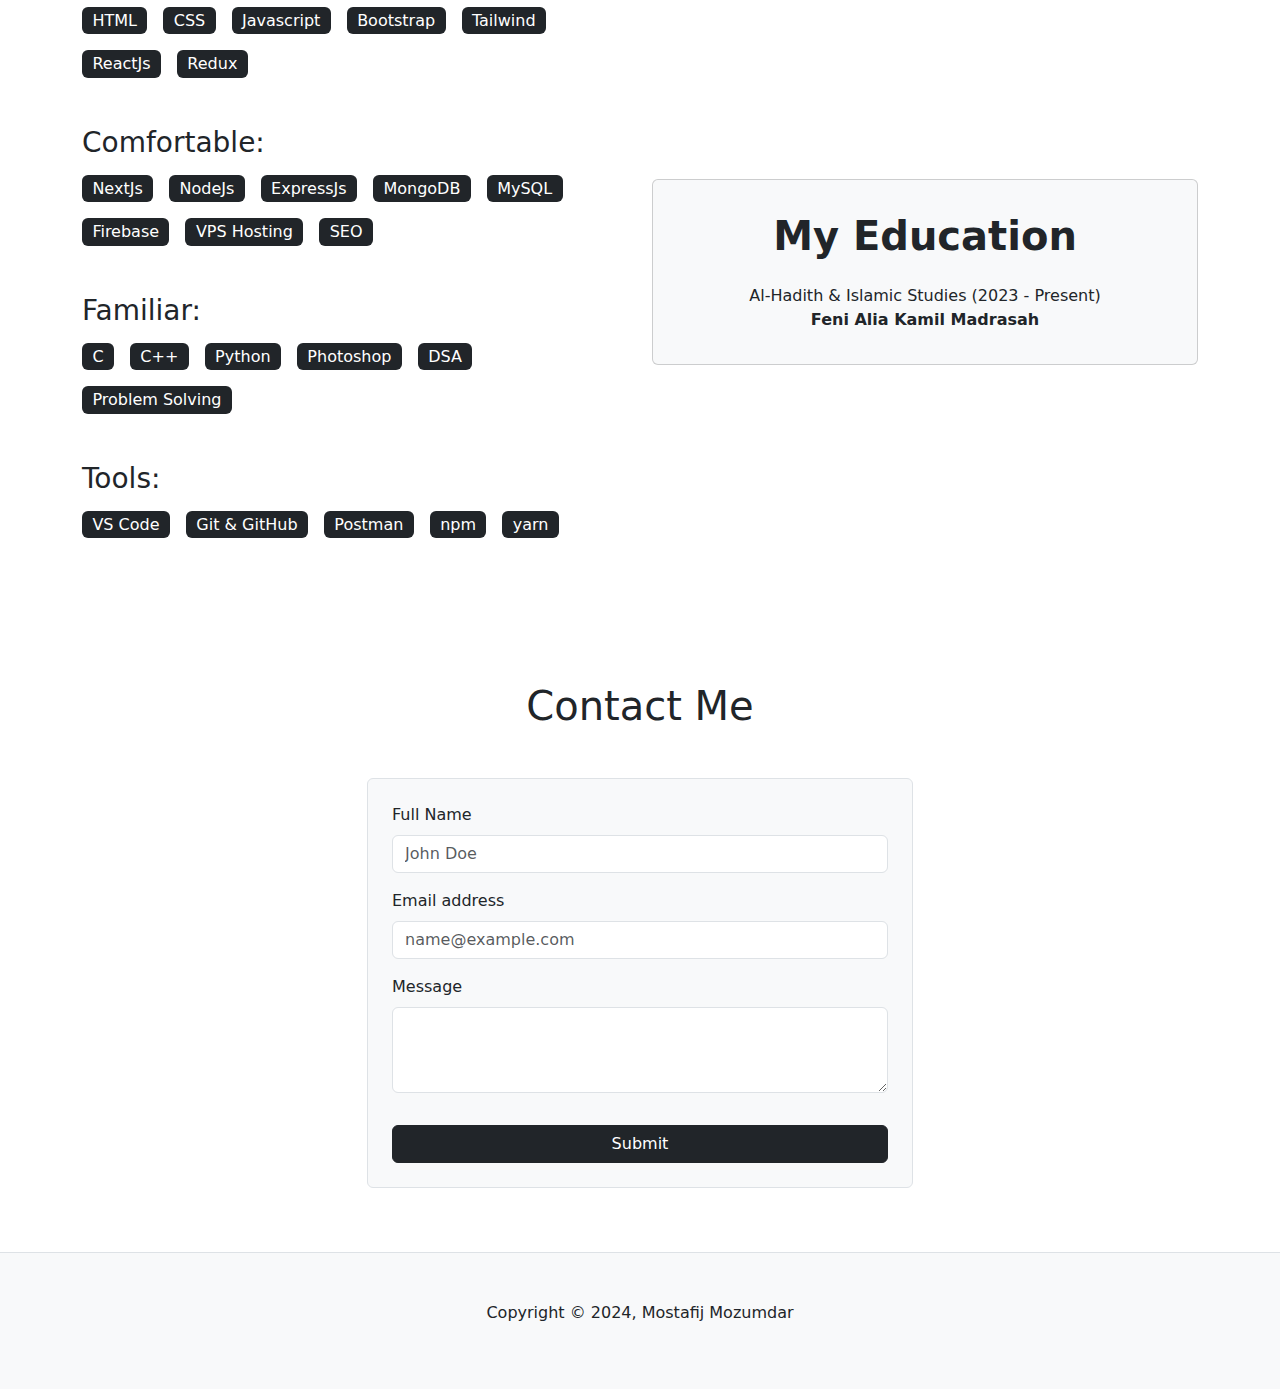
<file: 4 Assignment-1/index.html>
<!doctype html>
<html lang="en">

<head>
    <meta charset="utf-8">
    <meta name="viewport" content="width=device-width, initial-scale=1">
    <title>Mostafij Mozumdar</title>
    <link href="https://cdn.jsdelivr.net/npm/bootstrap@5.3.3/dist/css/bootstrap.min.css" rel="stylesheet"
        integrity="sha384-QWTKZyjpPEjISv5WaRU9OFeRpok6YctnYmDr5pNlyT2bRjXh0JMhjY6hW+ALEwIH" crossorigin="anonymous">
    <link rel="stylesheet" href="https://cdnjs.cloudflare.com/ajax/libs/font-awesome/6.5.2/css/all.min.css"
        integrity="sha512-SnH5WK+bZxgPHs44uWIX+LLJAJ9/2PkPKZ5QiAj6Ta86w+fsb2TkcmfRyVX3pBnMFcV7oQPJkl9QevSCWr3W6A=="
        crossorigin="anonymous" referrerpolicy="no-referrer" />
</head>

<body>
    <!-- Header start -->
    <header>
        <nav class="navbar navbar-expand-lg bg-body-tertiary border-bottom">
            <div class="container">
                <button class="navbar-toggler" type="button" data-bs-toggle="collapse"
                    data-bs-target="#navbarTogglerDemo01" aria-controls="navbarTogglerDemo01" aria-expanded="false"
                    aria-label="Toggle navigation">
                    <span class="navbar-toggler-icon"></span>
                </button>
                <a class="navbar-brand fs-3 fw-medium" href="#">MM</a>
                <div class="collapse navbar-collapse" id="navbarTogglerDemo01">
                    <ul class="navbar-nav gap-xl-3 ms-auto mb-2 mb-lg-0 fw-medium">
                        <li class="nav-item">
                            <a class="nav-link" aria-current="page" href="/#">Home</a>
                        </li>
                        <li class="nav-item">
                            <a class="nav-link" href="#portfolio">Portfolio</a>
                        </li>
                        <li class="nav-item">
                            <a class="nav-link" href="#skills">Skills</a>
                        </li>
                        <li class="nav-item">
                            <a class="nav-link" href="#about">About</a>
                        </li>
                        <li class="nav-item">
                            <a class="nav-link" href="#contact">Contact</a>
                        </li>
                        <li class="nav-item">
                            <a class="btn btn-dark" href="./resume.pdf" download>Resume</a>
                        </li>
                    </ul>
                </div>
            </div>
        </nav>
    </header>
    <!-- Header end -->

    <!-- Main Start -->
    <menu class="container ">
        <!-- Hero Section Start -->
        <section id="about" class="row py-5 justify-content-center align-items-center">
            <div class="col-lg-7 col-12 text-lg-start text-center">
                <h1 class="fs-1 fw-medium">Hi, I'm <br>Mostafij Mozumdar</h1>
                <p class="fs-5 fw-normal my-3">
                    A Passionate Full-Stack web developer with extensive experience developing web projects. I
                    specialize in creating both frontend and backend solutions that are as functional as they are
                    beautiful.
                </p>
                <div class="mt-4 fs-3 d-flex align-items-center justify-content-lg-start justify-content-center gap-xl-5 gap-4">
                    <a href="#" class="link-dark link-opacity-75-hover"><i class="fa-brands fa-github"></i></a>
                    <a href="#" class="link-dark link-opacity-75-hover"><i class="fa-brands fa-linkedin"></i></a>
                    <a href="#" class="link-dark link-opacity-75-hover"><i class="fa-brands fa-facebook"></i></a>
                </div>
            </div>
            <div class="col-lg-5 col-12 mt-lg-0 mt-5">
                <div class="bg-body-secondary ms-lg-auto mx-auto bg-body-tertiary" style="width: 300px;">
                    <img src="./images/profile2.png" alt="mostafij" class="img-thumbnail">
                </div>
            </div>
        </section>
        <!-- Hero Section End -->


        <!-- Portfolio Start -->
        <section id="portfolio" class="py-5">
            <h1 class="fs-1 fw-medium text-center">Portfolio</h1>
            <div class="row mt-5 ">
                <div class="col-1"></div>
                <div class="col-10">
                    <div class="card mb-3 overflow-hidden bg-body-tertiary">
                        <div class="row g-0">
                            <div class="col-md-6">
                                <div id="carouselExampleAutoplaying" class="carousel slide" data-bs-ride="carousel">
                                    <div class="carousel-inner">
                                        <div class="carousel-item active">
                                            <img src="./images/mern-project-1.png" class="d-block w-100" alt="Project">
                                        </div>
                                        <div class="carousel-item">
                                            <img src="./images/mern-project-2.png" class="d-block w-100" alt="Project">
                                        </div>
                                        <div class="carousel-item">
                                            <img src="./images/mern-project-3.png" class="d-block w-100" alt="Project">
                                        </div>
                                    </div>
                                    <button class="carousel-control-prev" type="button"
                                        data-bs-target="#carouselExampleAutoplaying" data-bs-slide="prev">
                                        <span class="carousel-control-prev-icon" aria-hidden="true"></span>
                                        <span class="visually-hidden">Previous</span>
                                    </button>
                                    <button class="carousel-control-next" type="button"
                                        data-bs-target="#carouselExampleAutoplaying" data-bs-slide="next">
                                        <span class="carousel-control-next-icon" aria-hidden="true"></span>
                                        <span class="visually-hidden">Next</span>
                                    </button>
                                </div>
                            </div>
                            <div class="col-md-6">
                                <div class="card-body">
                                    <h5 class="card-title">
                                        MERN Stack Training Center
                                        <small>
                                            <a href="https://es-training.netlify.app/">
                                                <i class="fa-solid fa-link"></i>
                                            </a>
                                        </small>
                                    </h5>
                                    <p class="card-text">
                                        The center would offer courses covering each component of the MERN stack in
                                        detail.
                                    </p>
                                    <ul class="mb-3">
                                        <li>This website created by the MERN Stack technology</li>
                                        <li>Implemented User authentication</li>
                                        <li>Enrolled students can see their course video everyday</li>
                                        <li>Admin can monitor every student</li>
                                        <li>Admin also can manage course video, student</li>
                                    </ul>
                                    <div>
                                        <span class="badge rounded-pill text-bg-dark">ReactJs</span>
                                        <span class="badge rounded-pill text-bg-dark">Tailwind</span>
                                        <span class="badge rounded-pill text-bg-dark">NodeJs</span>
                                        <span class="badge rounded-pill text-bg-dark">ExpressJs</span>
                                        <span class="badge rounded-pill text-bg-dark">Mongodb</span>
                                    </div>
                                </div>
                            </div>
                        </div>
                    </div>
                </div>
                <div class="col-1"></div>
            </div>
            <div class="row mt-5 ">
                <div class="col-1"></div>
                <div class="col-10">
                    <div class="card mb-3 overflow-hidden bg-body-tertiary">
                        <div class="row g-0">
                            <div class="col-md-6">
                                <div id="project2" class="carousel slide" data-bs-ride="carousel">
                                    <div class="carousel-inner">
                                        <div class="carousel-item active">
                                            <img src="./images/watch-project-1.png" class="d-block w-100" loading="lazy"
                                                alt="Project">
                                        </div>
                                        <div class="carousel-item">
                                            <img src="./images/watch-project-2.png" class="d-block w-100" loading="lazy"
                                                alt="Project">
                                        </div>
                                        <div class="carousel-item">
                                            <img src="./images/watch-project-3.png" class="d-block w-100" loading="lazy"
                                                alt="Project">
                                        </div>
                                    </div>
                                    <button class="carousel-control-prev" type="button" data-bs-target="#project2"
                                        data-bs-slide="prev">
                                        <span class="carousel-control-prev-icon" aria-hidden="true"></span>
                                        <span class="visually-hidden">Previous</span>
                                    </button>
                                    <button class="carousel-control-next" type="button" data-bs-target="#project2"
                                        data-bs-slide="next">
                                        <span class="carousel-control-next-icon" aria-hidden="true"></span>
                                        <span class="visually-hidden">Next</span>
                                    </button>
                                </div>
                            </div>
                            <div class="col-md-6">
                                <div class="card-body">
                                    <h5 class="card-title">
                                        Elegant Watch World
                                        <small>
                                            <a href="https://elegant-watch-world.netlify.app/">
                                                <i class="fa-solid fa-link"></i>
                                            </a>
                                        </small>
                                    </h5>
                                    <p class="card-text">
                                        This is an e-commerce website of luxury brand Elegant Watch World.
                                    </p>
                                    <ul class="mb-3">
                                        <li>This website created by the ReactJs</li>
                                        <li>Implemented Bar charts to view sales and revenue</li>
                                        <li>Customers can read reviews and blogs</li>
                                    </ul>
                                    <div>
                                        <span class="badge rounded-pill text-bg-dark">ReactJs</span>
                                        <span class="badge rounded-pill text-bg-dark">CSS</span>
                                    </div>
                                </div>
                            </div>
                        </div>
                    </div>
                </div>
                <div class="col-1"></div>
            </div>
        </section>
        <!-- Portfolio End -->


        <!-- Skills Start -->
        <section id="skills" class="py-5">
            <h1 class="fs-1 fw-medium text-center">Skills</h1>
            <div class="row align-items-center">
                <div class="col-lg-6 col-12">
                    <div class="mb-5">
                        <h4 class="fs-3 fw-medium mb-3">Expertise:</h4>
                        <div class="d-flex flex-wrap justify-content-start align-items-center gap-3">
                            <span class="badge text-bg-dark fs-6 fw-normal">HTML</span>
                            <span class="badge text-bg-dark fs-6 fw-normal">CSS</span>
                            <span class="badge text-bg-dark fs-6 fw-normal">Javascript</span>
                            <span class="badge text-bg-dark fs-6 fw-normal">Bootstrap</span>
                            <span class="badge text-bg-dark fs-6 fw-normal">Tailwind</span>
                            <span class="badge text-bg-dark fs-6 fw-normal">ReactJs</span>
                            <span class="badge text-bg-dark fs-6 fw-normal">Redux</span>
                        </div>
                    </div>
                    <div class="mb-5">
                        <h4 class="fs-3 fw-medium mb-3">Comfortable:</h4>
                        <div class="d-flex flex-wrap justify-content-start align-items-center gap-3">
                            <span class="badge text-bg-dark fs-6 fw-normal">NextJs</span>
                            <span class="badge text-bg-dark fs-6 fw-normal">NodeJs</span>
                            <span class="badge text-bg-dark fs-6 fw-normal">ExpressJs</span>
                            <span class="badge text-bg-dark fs-6 fw-normal">MongoDB</span>
                            <span class="badge text-bg-dark fs-6 fw-normal">MySQL</span>
                            <span class="badge text-bg-dark fs-6 fw-normal">Firebase</span>
                            <span class="badge text-bg-dark fs-6 fw-normal">VPS Hosting</span>
                            <span class="badge text-bg-dark fs-6 fw-normal">SEO</span>
                        </div>
                    </div>
                    <div class="mb-5">
                        <h4 class="fs-3 fw-medium mb-3">Familiar:</h4>
                        <div class="d-flex flex-wrap justify-content-start align-items-center gap-3">
                            <span class="badge text-bg-dark fs-6 fw-normal">C</span>
                            <span class="badge text-bg-dark fs-6 fw-normal">C++</span>
                            <span class="badge text-bg-dark fs-6 fw-normal">Python</span>
                            <span class="badge text-bg-dark fs-6 fw-normal">Photoshop</span>
                            <span class="badge text-bg-dark fs-6 fw-normal">DSA</span>
                            <span class="badge text-bg-dark fs-6 fw-normal">Problem Solving</span>
                        </div>
                    </div>
                    <div class="mb-5">
                        <h4 class="fs-3 fw-medium mb-3">Tools:</h4>
                        <div class="d-flex flex-wrap justify-content-start align-items-center gap-3">
                            <span class="badge text-bg-dark fs-6 fw-normal">VS Code</span>
                            <span class="badge text-bg-dark fs-6 fw-normal">Git & GitHub</span>
                            <span class="badge text-bg-dark fs-6 fw-normal">Postman</span>
                            <span class="badge text-bg-dark fs-6 fw-normal">npm</span>
                            <span class="badge text-bg-dark fs-6 fw-normal">yarn</span>
                        </div>
                    </div>
                </div>
                <div class="col-lg-6 col-12">
                    <div class="card py-3 bg-body-tertiary">
                        <div class="card-body text-center">
                            <h5 class="card-title fs-1 fw-bold mb-4">My Education</h5>
                            <p class="card-text">
                                Al-Hadith & Islamic Studies (2023 - Present)<br>
                                <b>Feni Alia Kamil Madrasah</b>
                            </p>
                        </div>
                    </div>
                </div>
            </div>
        </section>
        <!-- Skills End -->


        <!-- Contact Start -->
        <section id="contact" class="py-5">
            <h1 class="fs-1 fw-medium text-center mb-5">Contact Me</h1>
            <div class="row">
                <div class="col-lg-3"></div>
                <div class="col-lg-6 col-12">
                    <form action="#" class="border rounded p-4 bg-body-tertiary">
                        <div class="mb-3">
                            <label for="exampleFormControlInput1" class="form-label">Full Name</label>
                            <input type="email" class="form-control" id="exampleFormControlInput1"
                                placeholder="John Doe">
                        </div>
                        <div class="mb-3">
                            <label for="exampleFormControlInput1" class="form-label">Email address</label>
                            <input type="email" class="form-control" id="exampleFormControlInput1"
                                placeholder="name@example.com">
                        </div>
                        <div class="mb-3">
                            <label for="exampleFormControlTextarea1" class="form-label">Message</label>
                            <textarea class="form-control" id="exampleFormControlTextarea1" rows="3"></textarea>
                        </div>
                        <button type="submit" class="btn btn-dark w-100 mt-3">Submit</button>
                    </form>
                </div>
                <div class="col-lg-3"></div>
            </div>
        </section>
        <!-- Contact End -->

    </menu>
    <!-- Main End -->

    <!-- Footer Start -->
    <footer class="w-100 border-top bg-body-tertiary">
        <div class="container text-center py-5">
            <p>Copyright &copy; 2024, Mostafij Mozumdar</p>
            <div class="mt-3 fs-4 d-flex align-items-center justify-content-center gap-3">
                <a href="#" class="link-dark link-opacity-75-hover"><i class="fa-brands fa-github"></i></a>
                <a href="#" class="link-dark link-opacity-75-hover"><i class="fa-brands fa-linkedin"></i></a>
                <a href="#" class="link-dark link-opacity-75-hover"><i class="fa-brands fa-facebook"></i></a>
            </div>
        </div>
    </footer>
    <!-- Footer End -->

    <script src="https://cdn.jsdelivr.net/npm/bootstrap@5.3.3/dist/js/bootstrap.bundle.min.js"
        integrity="sha384-YvpcrYf0tY3lHB60NNkmXc5s9fDVZLESaAA55NDzOxhy9GkcIdslK1eN7N6jIeHz"
        crossorigin="anonymous"></script>
</body>

</html>
</file>
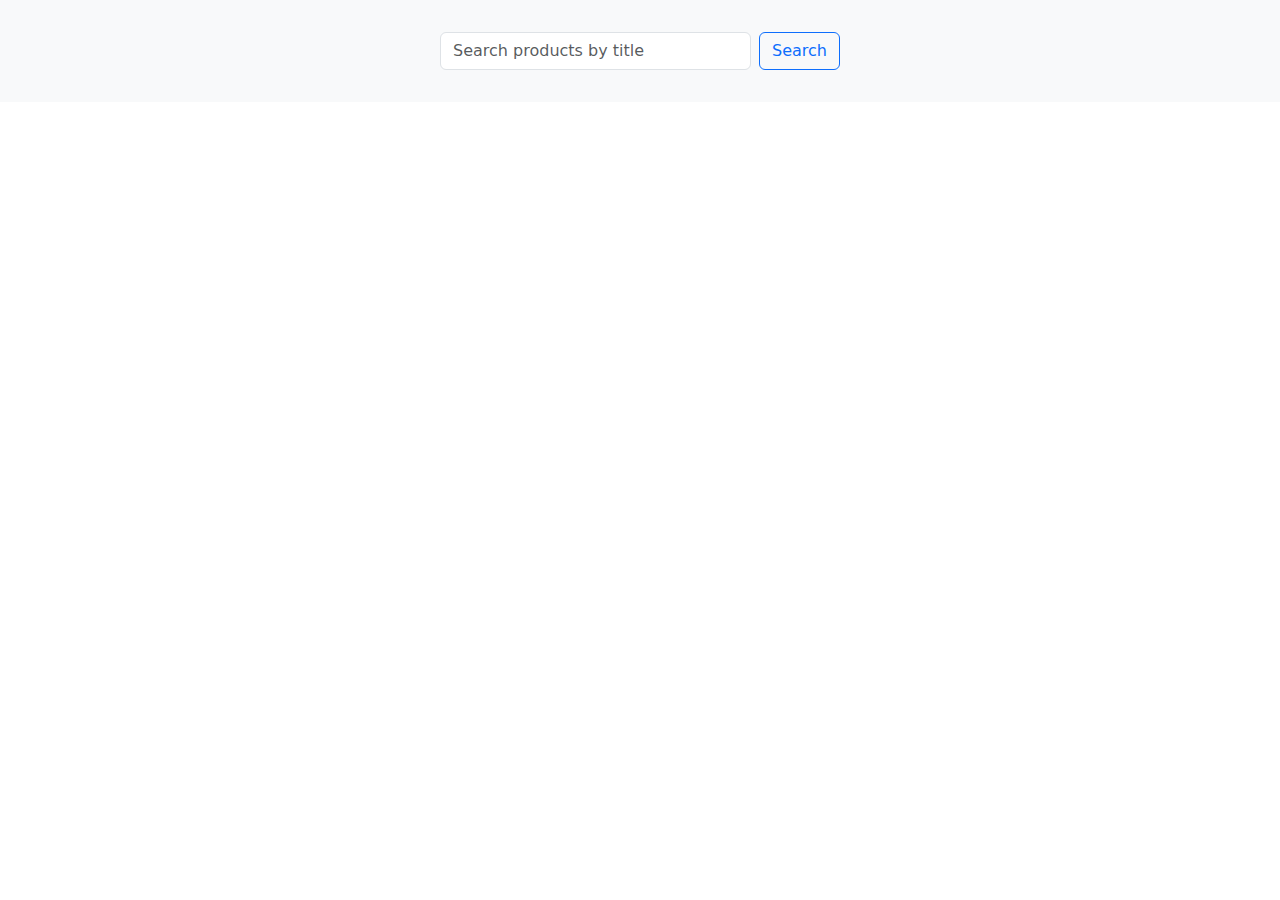
<file: 7.5 Practice Day 2/index.html>
<!doctype html>
<html lang="en">

<head>
    <meta charset="utf-8">
    <meta name="viewport" content="width=device-width, initial-scale=1">
    <title>Bootstrap demo</title>
    <link href="https://cdn.jsdelivr.net/npm/bootstrap@5.3.3/dist/css/bootstrap.min.css" rel="stylesheet"
        integrity="sha384-QWTKZyjpPEjISv5WaRU9OFeRpok6YctnYmDr5pNlyT2bRjXh0JMhjY6hW+ALEwIH" crossorigin="anonymous">
</head>

<body>
    <header>
        <nav class="navbar navbar-expand-lg bg-body-tertiary">
            <div class="container justify-content-center py-4">
                <div class="d-flex" style="width: 400px;">
                    <input id="searchInput" class="form-control me-2 w-100" type="search"
                        placeholder="Search products by title" aria-label="Search">
                    <button class="btn btn-outline-primary" onclick="searchProduct()">Search</button>
                </div>
            </div>
        </nav>
    </header>
    <main>
        <section class="container py-5">
            <div id="error-message" class="text-center fs-5 text-danger fw-medium d-none">Sorry! No products found</div>
            <div class="row g-4">
                <div class="col-1"></div>
                <div class="col-10">
                    <div class="row g-4" id="productContainer"></div>
                </div>
                <div class="col-1"></div>
            </div>
        </section>

        <!-- Modal -->
        <section class="modal fade" id="staticBackdrop" data-bs-backdrop="static" data-bs-keyboard="false" tabindex="-1"
            aria-labelledby="staticBackdropLabel" aria-hidden="true">
            <div class="modal-dialog" id="product-details">
            </div>
        </section>
    </main>

    <script src="./app.js"></script>
    <script src="https://cdn.jsdelivr.net/npm/bootstrap@5.3.3/dist/js/bootstrap.bundle.min.js"
        integrity="sha384-YvpcrYf0tY3lHB60NNkmXc5s9fDVZLESaAA55NDzOxhy9GkcIdslK1eN7N6jIeHz"
        crossorigin="anonymous"></script>
</body>

</html>
</file>
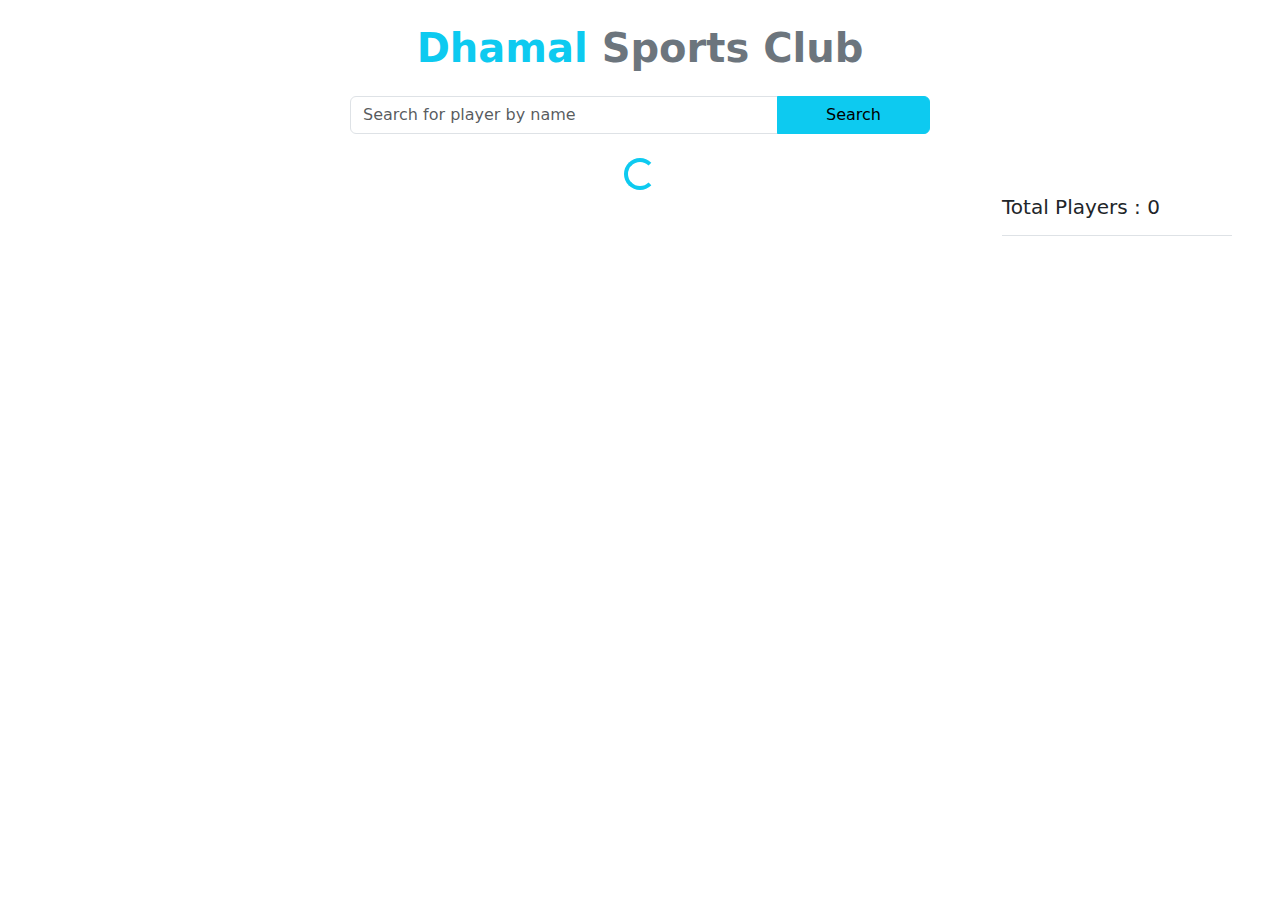
<file: 8 Assignment-2/index.html>
<!DOCTYPE html>
<html lang="en">

<head>
    <meta charset="UTF-8">
    <meta http-equiv="X-UA-Compatible" content="IE=edge">
    <meta name="viewport" content="width=device-width, initial-scale=1.0">
    <!-- bootstrap -->
    <link href="https://cdn.jsdelivr.net/npm/bootstrap@5.3.3/dist/css/bootstrap.min.css" rel="stylesheet">

    <link rel="stylesheet" href="https://cdnjs.cloudflare.com/ajax/libs/font-awesome/6.5.2/css/all.min.css" />

    <!-- CSS -->
    <link rel="stylesheet" href="./style.css">
    <title>Dhamal Sports Club</title>
</head>

<body>
    <header>
        <h1 class="text-center fw-bolder text-secondary my-4"><span class="text-info">Dhamal</span>&nbsp;Sports Club
        </h1>
    </header>
    <main>
        <section class="container-fluid mx-auto px-5">
            <!-- Search field -->
            <div class="row">
                <div class="col-xl-3 col-lg-3 col-md-2 col-sm-1"></div>
                <div class="col-xl-6 col-lg-6 col-md-8 col-sm-10">
                    <div class="input-group mb-4">
                        <input id="search-field" type="text" class="form-control df-input"
                            placeholder="Search for player by name" aria-label="Search for player by name"
                            aria-describedby="button-addon2">
                        <button onclick="searchPlayer()" class="btn btn-info px-5 fw-medium" type="button"
                            id="button-addon2">
                            Search
                        </button>
                    </div>
                </div>
                <div class="col-xl-3 col-lg-3 col-md-2 col-sm-1"></div>
            </div>

            <!-- Spinner -->
            <div id="spinner" class="text-center">
                <div class="spinner-border text-info" role="status">
                    <span class="visually-hidden">Loading...</span>
                </div>
            </div>

            <!-- Error message -->
            <div id="error-message" class="text-center text-danger error-message">
                <h5>Sorry, we didn't find any player</h5>
            </div>

            <!-- Player Display -->
            <div class="row mb-5">
                <div class="col-lg-9 col-12">
                    <div id="players" class="row row-cols-1 row-cols-md-2 row-cols-lg-3 g-4"> </div>
                </div>
                <div class="col-3 d-lg-block d-none">
                    <div class="ps-5">
                        <h5 class="border-bottom pb-3">Total Players : <span class="total-players">0</span></h5>
                        <ul class="list-unstyled mt-3 card-list"></ul>
                    </div>
                </div>

                <button class="btn btn-dark w-50 position-fixed bottom-0 start-50 translate-middle-x mb-3 d-lg-none d-block" type="button" data-bs-toggle="offcanvas" data-bs-target="#offcanvasRight" aria-controls="offcanvasRight">Card (<span class="total-players">0</span>)</button>

                <div class="offcanvas offcanvas-end" tabindex="-1" id="offcanvasRight"
                    aria-labelledby="offcanvasRightLabel">
                    <div class="offcanvas-header">
                        <h5 class="offcanvas-title" id="offcanvasRightLabel">Total Players : <span class="total-players">0</span></h5>
                        <button type="button" class="btn-close" data-bs-dismiss="offcanvas" aria-label="Close"></button>
                    </div>
                    <div class="offcanvas-body">
                        <ul class="list-unstyled mt-3 card-list"></ul>
                    </div>
                </div>
            </div>

            <div class="d-flex justify-content-start">
                <button id="show-more" class="btn btn-info show-more mb-5 fw-medium" type="submit">Show more</button>
            </div>
        </section>

        <!-- Player detail -->
        <section>
            <div class="modal fade" id="exampleModal" tabindex="-1" aria-labelledby="ModalLabel" aria-hidden="true">
                <div id="player-detail" class="modal-dialog modal-dialog-scrollable">
                </div>
            </div>
        </section>
    </main>

    <!-- JavaScript -->
    <script src="./app.js"></script>
    <script src="https://cdn.jsdelivr.net/npm/bootstrap@5.3.3/dist/js/bootstrap.bundle.min.js"></script>
</body>

</html>
</file>
<file: 2.5 Practice Day/style.css>
* {
    margin: 0;
    box-sizing: border-box;
    font-family: "Poppins", sans-serif;
}

.container {
    max-width: 85%;
    margin: 0 auto;
}

header {
    background-image: url(./images/world_bg.jpg);
    background-repeat: no-repeat;
    background-size: cover;
    background-position: center;
    padding-top: 20px;
    width: 100%;
    height: 650px;
    color: #fff;
    overflow: hidden;
}


/* <!-- Navbar Start --> */
nav {
    height: 80px;
    width: 100%;
    background: transparent;
    display: flex;
    justify-content: space-between;
    align-items: center;
}

nav .logo {
    height: 100%;
    width: auto;
}

.nav-menu {
    list-style: none;
    display: flex;
    justify-content: center;
    align-items: center;
    column-gap: 30px;
}

.nav-menu a {
    text-decoration: none;
    color: #FB9D5C;
    transition: 0.3s;
}

.nav-menu a:hover {
    text-decoration: underline;
}

/* <!-- Navbar End --> */


/* <!-- Hero section Start --> */
.hero-section {
    display: flex;
    justify-content: space-between;
    align-items: center;
    width: 100%;
    height: 100%;
}

.hero-right,
.hero-left {
    width: 100%;
    text-align: center;
}

.hero-left p {
    font-size: 18px;
    font-weight: 400;
    color: #FB9D5C;
}

.hero-left h1 {
    font-size: 35px;
    font-weight: 600;
    font-style: italic;
    line-height: 1.3;
    margin-top: 10px;
    margin-bottom: 20px;
}

.hero-left button {
    display: inline-block;
    font-size: 18px;
    padding: 8px 20px;
    border: none;
    border-radius: 4px;
    color: #000;
    background-color: #FB9D5C;
    cursor: pointer;
}

.hero-right img {
    height: 600px;
    width: auto;
}

/* <!-- Hero section End --> */


/* <!-- Logo section Star --> */
.logo-section {
    display: flex;
    justify-content: center;
    align-items: center;
    gap: 60px;
    padding: 100px 0;
}

/* <!-- Logo section End --> */


/* <!-- Service section Start --> */
.service-title {
    text-align: center;
}

.service-title h2 {
    font-size: 35px;
    font-weight: 500;
    text-shadow: 2px 2px 2px rgba(0, 0, 0, 0.4);
}

.service-body {
    display: grid;
    grid-template-columns: repeat(3, minmax(0, 1fr));
    gap: 30px;
    margin-top: 50px;
}

.service-body .service-item {
    border: 1px solid gray;
    border-radius: 4px;
    padding: 24px;
    text-align: center;
}

/* <!-- Service section End --> */


/* <!-- Hire Section Start --> */
.hire-section {
    display: flex;
    align-items: center;
    gap: 50px;
    margin-top: 100px;
}

.hire-left,
.hire-right {
    width: 100%;
}

.hire-right button {
    padding: 6px 20px;
    border: none;
    border-radius: 4px;
    background: #0DCAF0;
}

.hire-right h2 {
    font-size: 30px;
    font-weight: 500;
    line-height: 1.3;
    padding: 15px 0;
}

.hire-right h2 span {
    color: #FB9D5C;
}

.service-consult {
    display: flex;
    align-items: center;
    column-gap: 20px;
    padding: 15px 0;
}

.service-consult img {
    width: 50px;
    height: 50px;
}

.service-consult h5 {
    font-size: 25px;
    font-weight: 500;
}

/* <!-- Hire Section End --> */


/* <!-- Footer Start --> */
footer {
    background: #151515;
    color: #fff;
    margin-top: 100px;
    padding: 60px 0;
}

.footer-container {
    display: flex;
    justify-content: space-between;
    align-items: start;
    gap: 10px;
}

.footer-content,
.footer-menu {
    text-align: center;
    width: 100%;
}

.footer-content .title {
    display: flex;
    align-items: center;
    column-gap: 10px;
}

.footer-content h5 {
    font-size: 20px;
    font-weight: 500;
    color: #FB9D5C;
}

.footer-menu ul {
    list-style: circle;
}

/* <!-- Footer End --> */




/* <!-- Responsive Start --> */
@media screen and (max-width: 1000px) {
    header {
        height: 800px;
    }

    nav .logo {
        height: 60px;
        width: auto;
    }

    .nav-menu {
        column-gap: 20px;
        font-size: 15px;
    }

    .hero-section {
        flex-direction: column;
        gap: 50px;
        padding: 100px 0;
    }

    .logo-section {
        flex-wrap: wrap;
    }

    .service-body {
        grid-template-columns: repeat(2, minmax(0, 1fr));
    }

    .hire-section {
        flex-direction: column;
        width: 500px;
        margin: 0 auto;
        margin-top: 100px;
    }

    .hire-left img {
        width: 100%;
        height: auto;
    }

    .footer-container {
        flex-direction: column;
        gap: 30px;
        width: 500px;
        margin: 0 auto;
    }
}

@media screen and (max-width: 600px) {
    .logo-section {
        flex-direction: column;
    }

    .service-body {
        grid-template-columns: repeat(1, minmax(0, 1fr));
    }

    .hire-section {
        width: 100%;
    }

    .footer-container {
        width: 100%;
    }
}

/* <!-- Responsive End --> */
</file>
<file: 3.5 Practice Day/style.css>
.progress {
    width: 150px;
    height: 150px;
    line-height: 150px;
    background: none;
    margin: 0 auto;
    box-shadow: none;
    position: relative;
}

.progress:after {
    content: "";
    width: 100%;
    height: 100%;
    border-radius: 50%;
    border: 12px solid #eee;
    position: absolute;
    top: 0;
    left: 0;
}

.progress>span {
    width: 50%;
    height: 100%;
    overflow: hidden;
    position: absolute;
    top: 0;
    z-index: 1;
}

.progress .progress-left {
    left: 0;
}

.progress .progress-bar {
    width: 100%;
    height: 100%;
    background: none;
    border-width: 12px;
    border-style: solid;
    position: absolute;
    top: 0;
}

.progress .progress-left .progress-bar {
    left: 100%;
    border-top-right-radius: 80px;
    border-bottom-right-radius: 80px;
    border-left: 0;
    -webkit-transform-origin: center left;
    transform-origin: center left;
}

.progress .progress-right {
    right: 0;
}

.progress .progress-right .progress-bar {
    left: -100%;
    border-top-left-radius: 80px;
    border-bottom-left-radius: 80px;
    border-right: 0;
    -webkit-transform-origin: center right;
    transform-origin: center right;
    animation: loading-1 1.8s linear forwards;
}

.progress .progress-value {
    width: 90%;
    height: 90%;
    border-radius: 50%;
    font-size: 24px;
    line-height: 135px;
    text-align: center;
    position: absolute;
    top: 5%;
    left: 5%;
}


.progress.danger .progress-left .progress-bar {
    animation: loading-2 1.5s linear forwards 1.8s;
}

.progress.info .progress-left .progress-bar {
    animation: loading-3 1s linear forwards 1.8s;
}

.progress.blue .progress-left .progress-bar {
    animation: loading-4 1.2s linear forwards 1.8s;
}

.progress.warning .progress-left .progress-bar {
    animation: loading-5 1.2s linear forwards 1.8s;
}


@keyframes loading-1 {
    0% {
        -webkit-transform: rotate(0deg);
        transform: rotate(0deg);
    }

    100% {
        -webkit-transform: rotate(180deg);
        transform: rotate(180deg);
    }
}

@keyframes loading-2 {
    0% {
        -webkit-transform: rotate(0deg);
        transform: rotate(0deg);
    }

    100% {
        -webkit-transform: rotate(144deg);
        transform: rotate(144deg);
    }
}

@keyframes loading-3 {
    0% {
        -webkit-transform: rotate(0deg);
        transform: rotate(0deg);
    }

    100% {
        -webkit-transform: rotate(90deg);
        transform: rotate(90deg);
    }
}

@keyframes loading-4 {
    0% {
        -webkit-transform: rotate(0deg);
        transform: rotate(0deg);
    }

    100% {
        -webkit-transform: rotate(150deg);
        transform: rotate(150deg);
    }
}

@keyframes loading-5 {
    0% {
        -webkit-transform: rotate(0deg);
        transform: rotate(0deg);
    }

    100% {
        -webkit-transform: rotate(126deg);
        transform: rotate(126deg);
    }

}



.program-img{
    width: auto;
    height: 410px;
}

@media screen and (max-width: 767px) {
    .program-img{
        height: 305px;
    }
}
@media screen and (max-width: 575px) {
    .program-img{
        height: 238px;
    }
}
</file>
<file: 8 Assignment-2/style.css>
.error-message {
    display: none;
}

.show-more {
    display: none;
}

#spinner {
    display: none;
}

@media only screen and (max-width: 425px) {
    .input-group {
        flex-direction: column;
    }

    .df-input {
        width: 100% !important;
        margin-bottom: 10px !important;
    }
}
</file>
